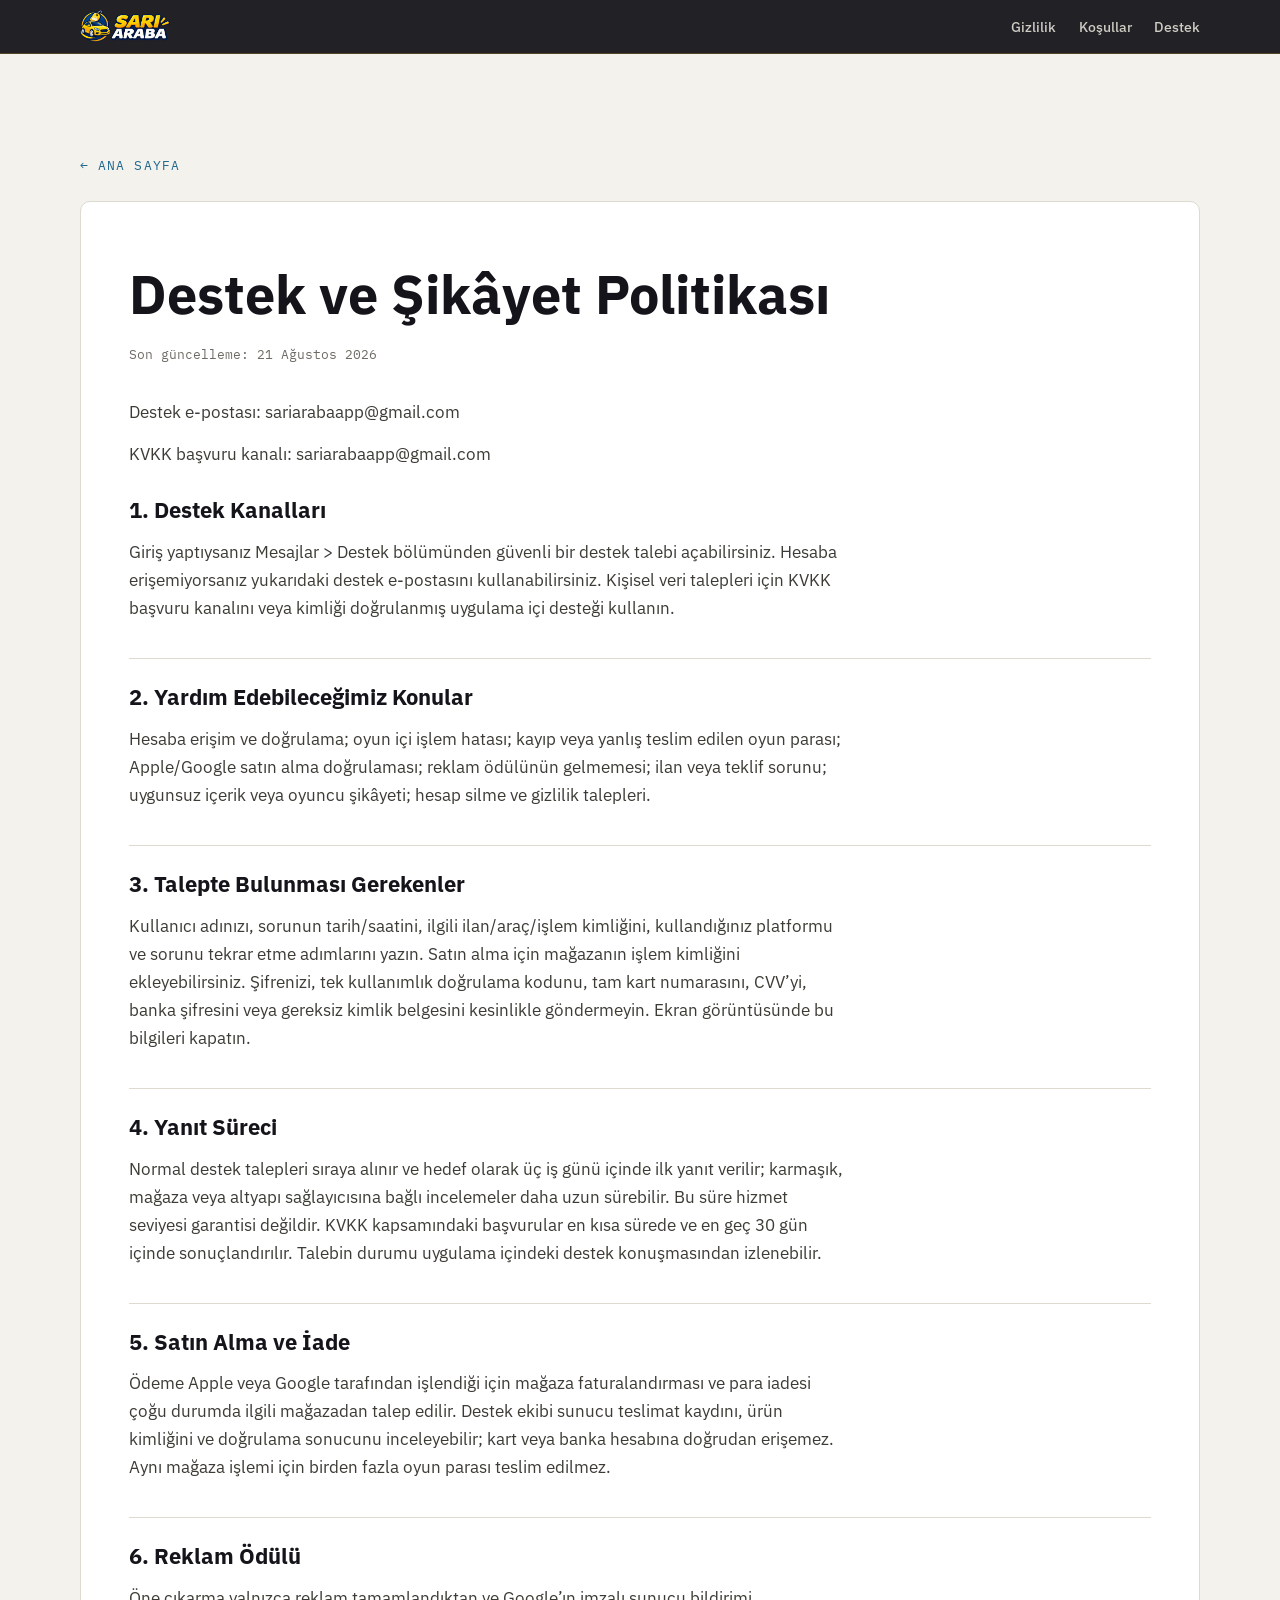
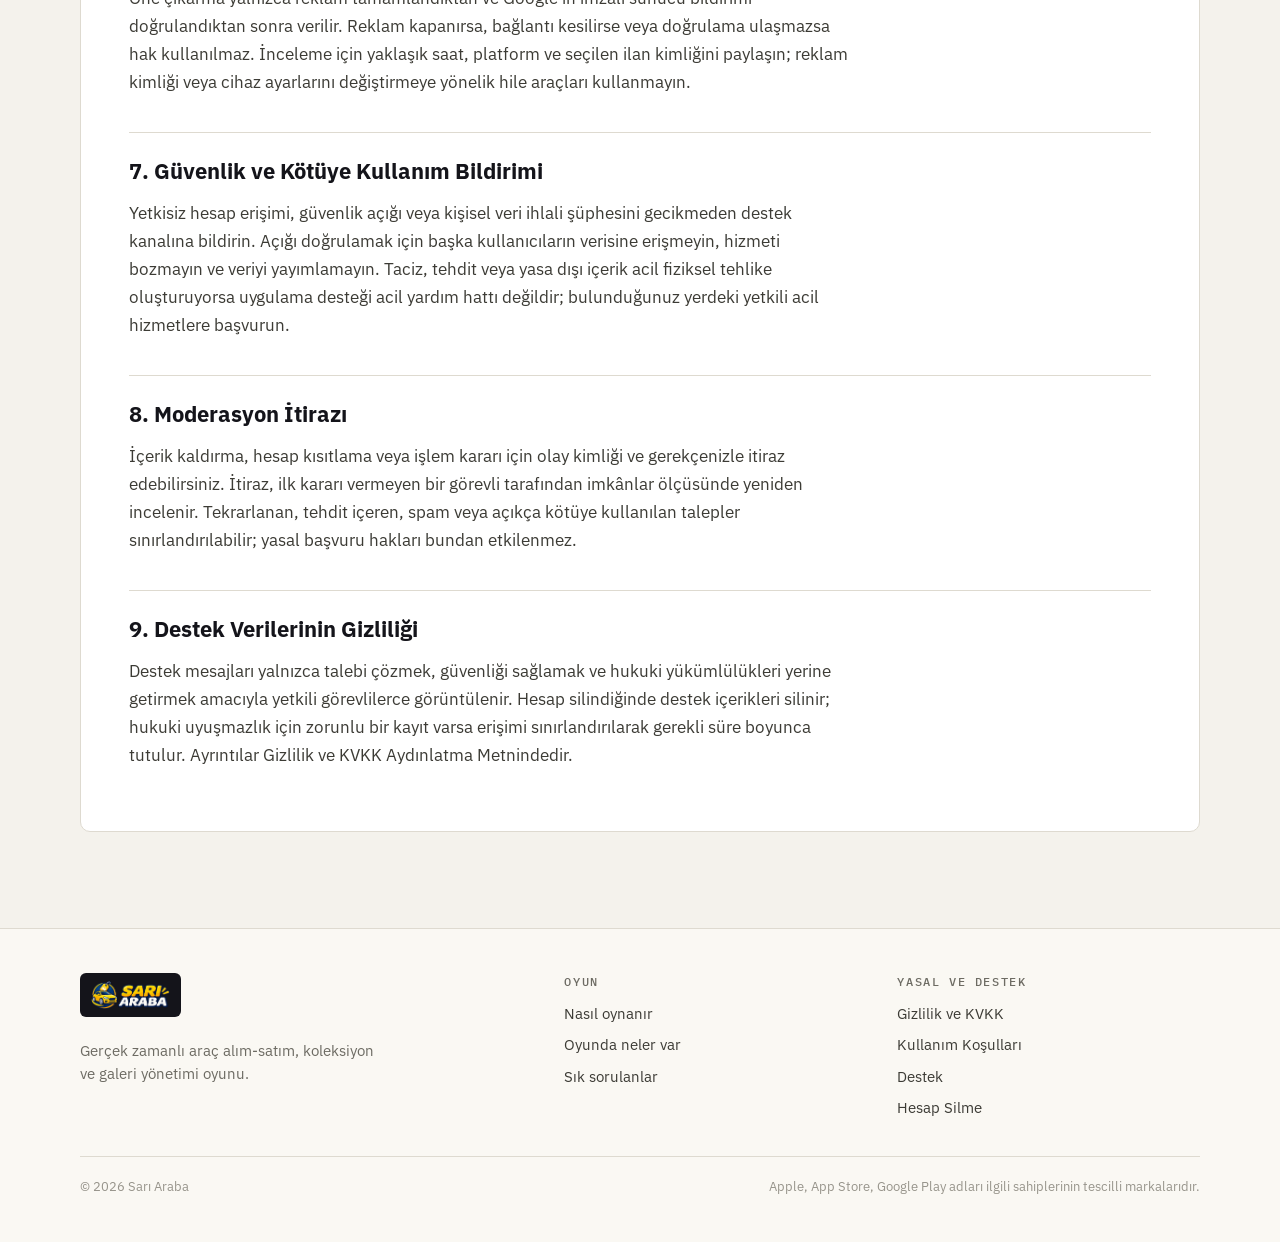
<file: destek.html>
<!doctype html>
<html lang="tr">
<head>
<meta charset="utf-8">
<meta name="viewport" content="width=device-width, initial-scale=1">
<title>Destek ve Şikâyet Politikası — Sarı Araba</title>
<meta name="description" content="Sarı Araba destek ve şikâyet politikası.">
<meta name="theme-color" content="#FFD21C">
<link rel="icon" href="assets/favicon.png">
<link rel="preconnect" href="https://fonts.googleapis.com">
<link rel="preconnect" href="https://fonts.gstatic.com" crossorigin>
<link rel="stylesheet" href="https://fonts.googleapis.com/css2?family=Archivo:wght@600;700;800&family=IBM+Plex+Mono:wght@500;600&family=IBM+Plex+Sans:wght@400;500;600&display=swap">
<link rel="stylesheet" href="assets/site.css">
</head>
<body>

<header class="topbar">
  <div class="shell topbar-inner">
    <a href="index.html" aria-label="Sarı Araba ana sayfa"><img src="assets/logo.png" alt="Sarı Araba"></a>
    <nav>
      <a href="gizlilik.html">Gizlilik</a>
      <a href="kullanim-kosullari.html">Koşullar</a>
      <a href="destek.html">Destek</a>
    </nav>
  </div>
</header>

<main>
  <section>
    <div class="shell">
      <a class="back" href="index.html">← Ana sayfa</a>
      <article class="doc">
        <h1>Destek ve Şikâyet Politikası</h1>
        <p class="updated">Son güncelleme: 21 Ağustos 2026</p>
        
      <p>Destek e-postası: sariarabaapp@gmail.com</p>
      <p>KVKK başvuru kanalı: sariarabaapp@gmail.com</p>
      <h2>1. Destek Kanalları</h2>
      <p>Giriş yaptıysanız Mesajlar &gt; Destek bölümünden güvenli bir destek talebi açabilirsiniz. Hesaba erişemiyorsanız yukarıdaki destek e-postasını kullanabilirsiniz. Kişisel veri talepleri için KVKK başvuru kanalını veya kimliği doğrulanmış uygulama içi desteği kullanın.</p>
      <h2>2. Yardım Edebileceğimiz Konular</h2>
      <p>Hesaba erişim ve doğrulama; oyun içi işlem hatası; kayıp veya yanlış teslim edilen oyun parası; Apple/Google satın alma doğrulaması; reklam ödülünün gelmemesi; ilan veya teklif sorunu; uygunsuz içerik veya oyuncu şikâyeti; hesap silme ve gizlilik talepleri.</p>
      <h2>3. Talepte Bulunması Gerekenler</h2>
      <p>Kullanıcı adınızı, sorunun tarih/saatini, ilgili ilan/araç/işlem kimliğini, kullandığınız platformu ve sorunu tekrar etme adımlarını yazın. Satın alma için mağazanın işlem kimliğini ekleyebilirsiniz. Şifrenizi, tek kullanımlık doğrulama kodunu, tam kart numarasını, CVV’yi, banka şifresini veya gereksiz kimlik belgesini kesinlikle göndermeyin. Ekran görüntüsünde bu bilgileri kapatın.</p>
      <h2>4. Yanıt Süreci</h2>
      <p>Normal destek talepleri sıraya alınır ve hedef olarak üç iş günü içinde ilk yanıt verilir; karmaşık, mağaza veya altyapı sağlayıcısına bağlı incelemeler daha uzun sürebilir. Bu süre hizmet seviyesi garantisi değildir. KVKK kapsamındaki başvurular en kısa sürede ve en geç 30 gün içinde sonuçlandırılır. Talebin durumu uygulama içindeki destek konuşmasından izlenebilir.</p>
      <h2>5. Satın Alma ve İade</h2>
      <p>Ödeme Apple veya Google tarafından işlendiği için mağaza faturalandırması ve para iadesi çoğu durumda ilgili mağazadan talep edilir. Destek ekibi sunucu teslimat kaydını, ürün kimliğini ve doğrulama sonucunu inceleyebilir; kart veya banka hesabına doğrudan erişemez. Aynı mağaza işlemi için birden fazla oyun parası teslim edilmez.</p>
      <h2>6. Reklam Ödülü</h2>
      <p>Öne çıkarma yalnızca reklam tamamlandıktan ve Google’ın imzalı sunucu bildirimi doğrulandıktan sonra verilir. Reklam kapanırsa, bağlantı kesilirse veya doğrulama ulaşmazsa hak kullanılmaz. İnceleme için yaklaşık saat, platform ve seçilen ilan kimliğini paylaşın; reklam kimliği veya cihaz ayarlarını değiştirmeye yönelik hile araçları kullanmayın.</p>
      <h2>7. Güvenlik ve Kötüye Kullanım Bildirimi</h2>
      <p>Yetkisiz hesap erişimi, güvenlik açığı veya kişisel veri ihlali şüphesini gecikmeden destek kanalına bildirin. Açığı doğrulamak için başka kullanıcıların verisine erişmeyin, hizmeti bozmayın ve veriyi yayımlamayın. Taciz, tehdit veya yasa dışı içerik acil fiziksel tehlike oluşturuyorsa uygulama desteği acil yardım hattı değildir; bulunduğunuz yerdeki yetkili acil hizmetlere başvurun.</p>
      <h2>8. Moderasyon İtirazı</h2>
      <p>İçerik kaldırma, hesap kısıtlama veya işlem kararı için olay kimliği ve gerekçenizle itiraz edebilirsiniz. İtiraz, ilk kararı vermeyen bir görevli tarafından imkânlar ölçüsünde yeniden incelenir. Tekrarlanan, tehdit içeren, spam veya açıkça kötüye kullanılan talepler sınırlandırılabilir; yasal başvuru hakları bundan etkilenmez.</p>
      <h2>9. Destek Verilerinin Gizliliği</h2>
      <p>Destek mesajları yalnızca talebi çözmek, güvenliği sağlamak ve hukuki yükümlülükleri yerine getirmek amacıyla yetkili görevlilerce görüntülenir. Hesap silindiğinde destek içerikleri silinir; hukuki uyuşmazlık için zorunlu bir kayıt varsa erişimi sınırlandırılarak gerekli süre boyunca tutulur. Ayrıntılar Gizlilik ve KVKK Aydınlatma Metnindedir.</p>
      </article>
    </div>
  </section>
</main>

<footer>
  <div class="shell">
    <div class="foot-grid">
      <div>
        <span class="foot-brand"><img src="assets/logo.png" alt="Sarı Araba"></span>
        <p style="color: var(--muted); font-size: 0.92rem; max-width: 34ch;">Gerçek zamanlı araç alım-satım, koleksiyon ve galeri yönetimi oyunu.</p>
      </div>
      <div>
        <h4>Oyun</h4>
        <ul>
          <li><a href="index.html#nasil">Nasıl oynanır</a></li>
          <li><a href="index.html#oyun">Oyunda neler var</a></li>
          <li><a href="index.html#sss">Sık sorulanlar</a></li>
        </ul>
      </div>
      <div>
        <h4>Yasal ve Destek</h4>
        <ul>
          <li><a href="gizlilik.html">Gizlilik ve KVKK</a></li>
          <li><a href="kullanim-kosullari.html">Kullanım Koşulları</a></li>
          <li><a href="destek.html">Destek</a></li>
          <li><a href="hesap-silme.html">Hesap Silme</a></li>
        </ul>
      </div>
    </div>
    <div class="foot-note">
      <span>&copy; 2026 Sarı Araba</span>
      <span>Apple, App Store, Google Play adları ilgili sahiplerinin tescilli markalarıdır.</span>
    </div>
  </div>
</footer>

</body>
</html>
</file>
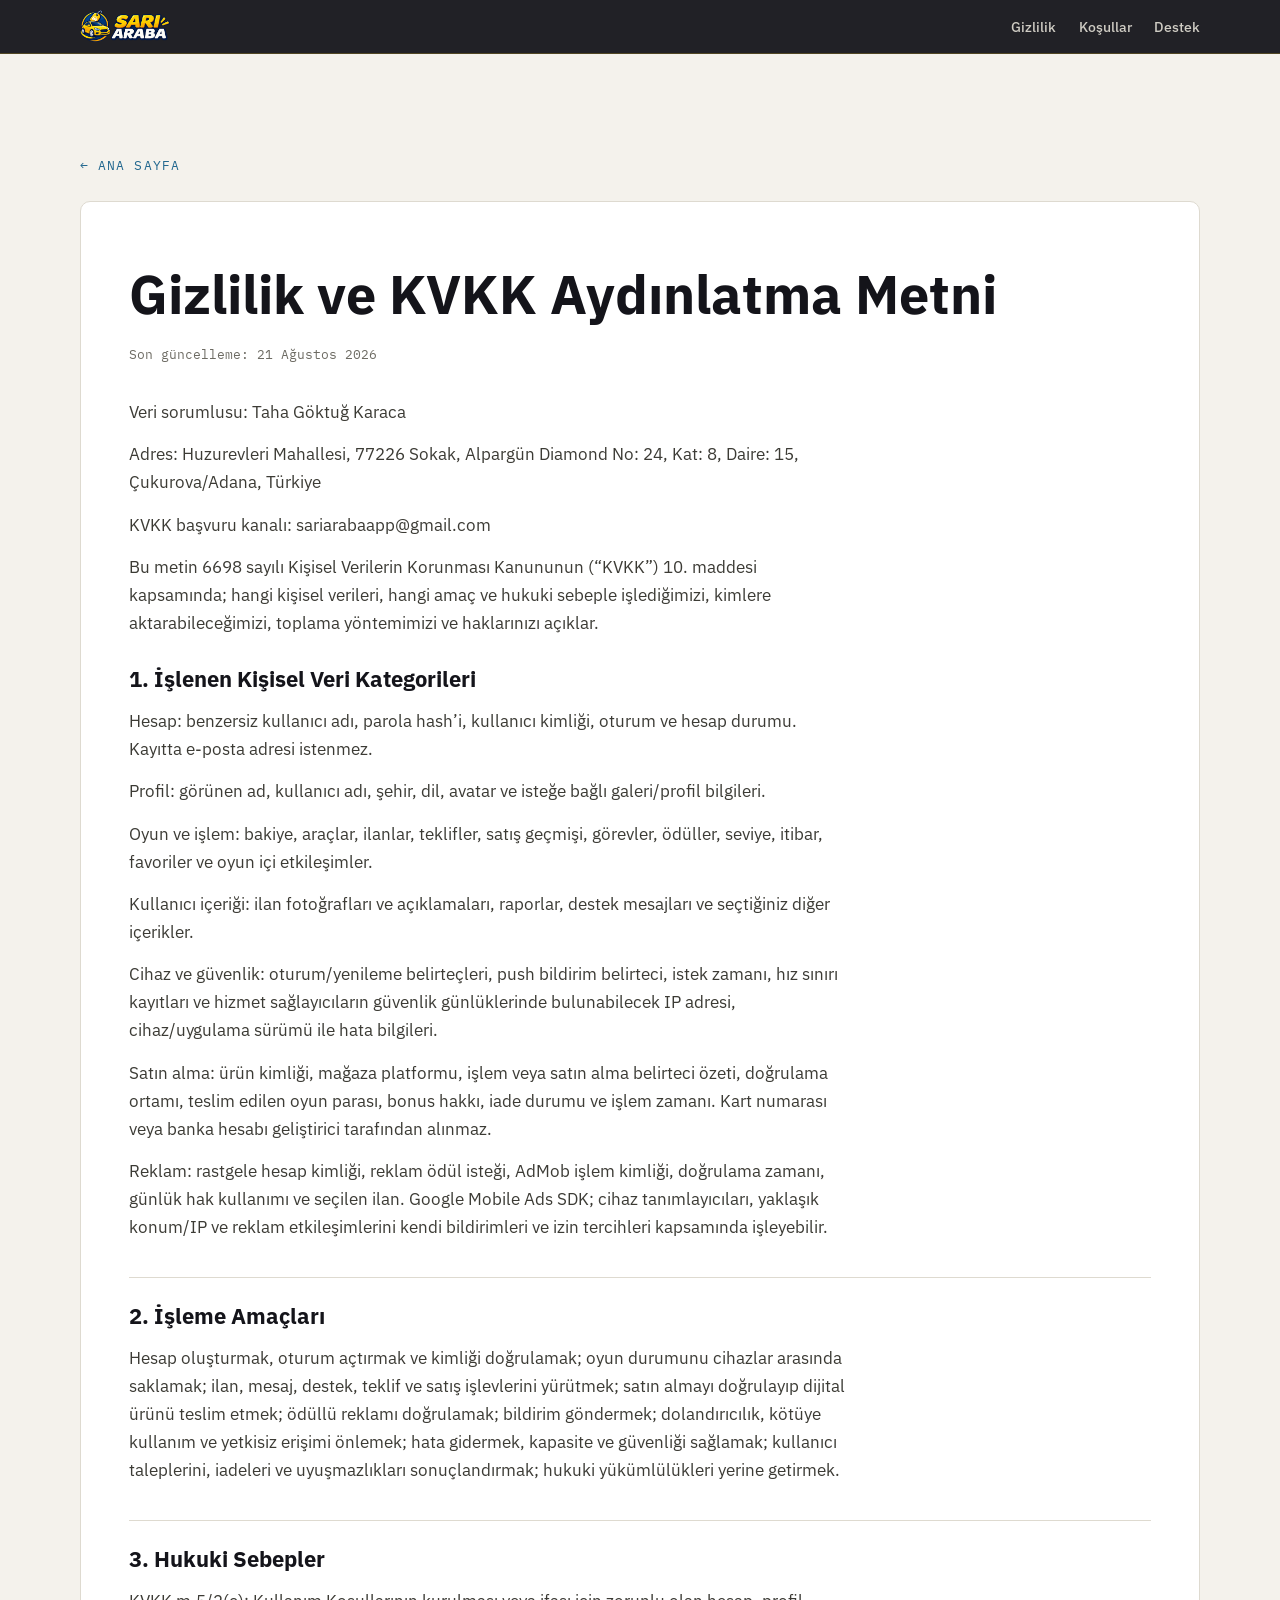
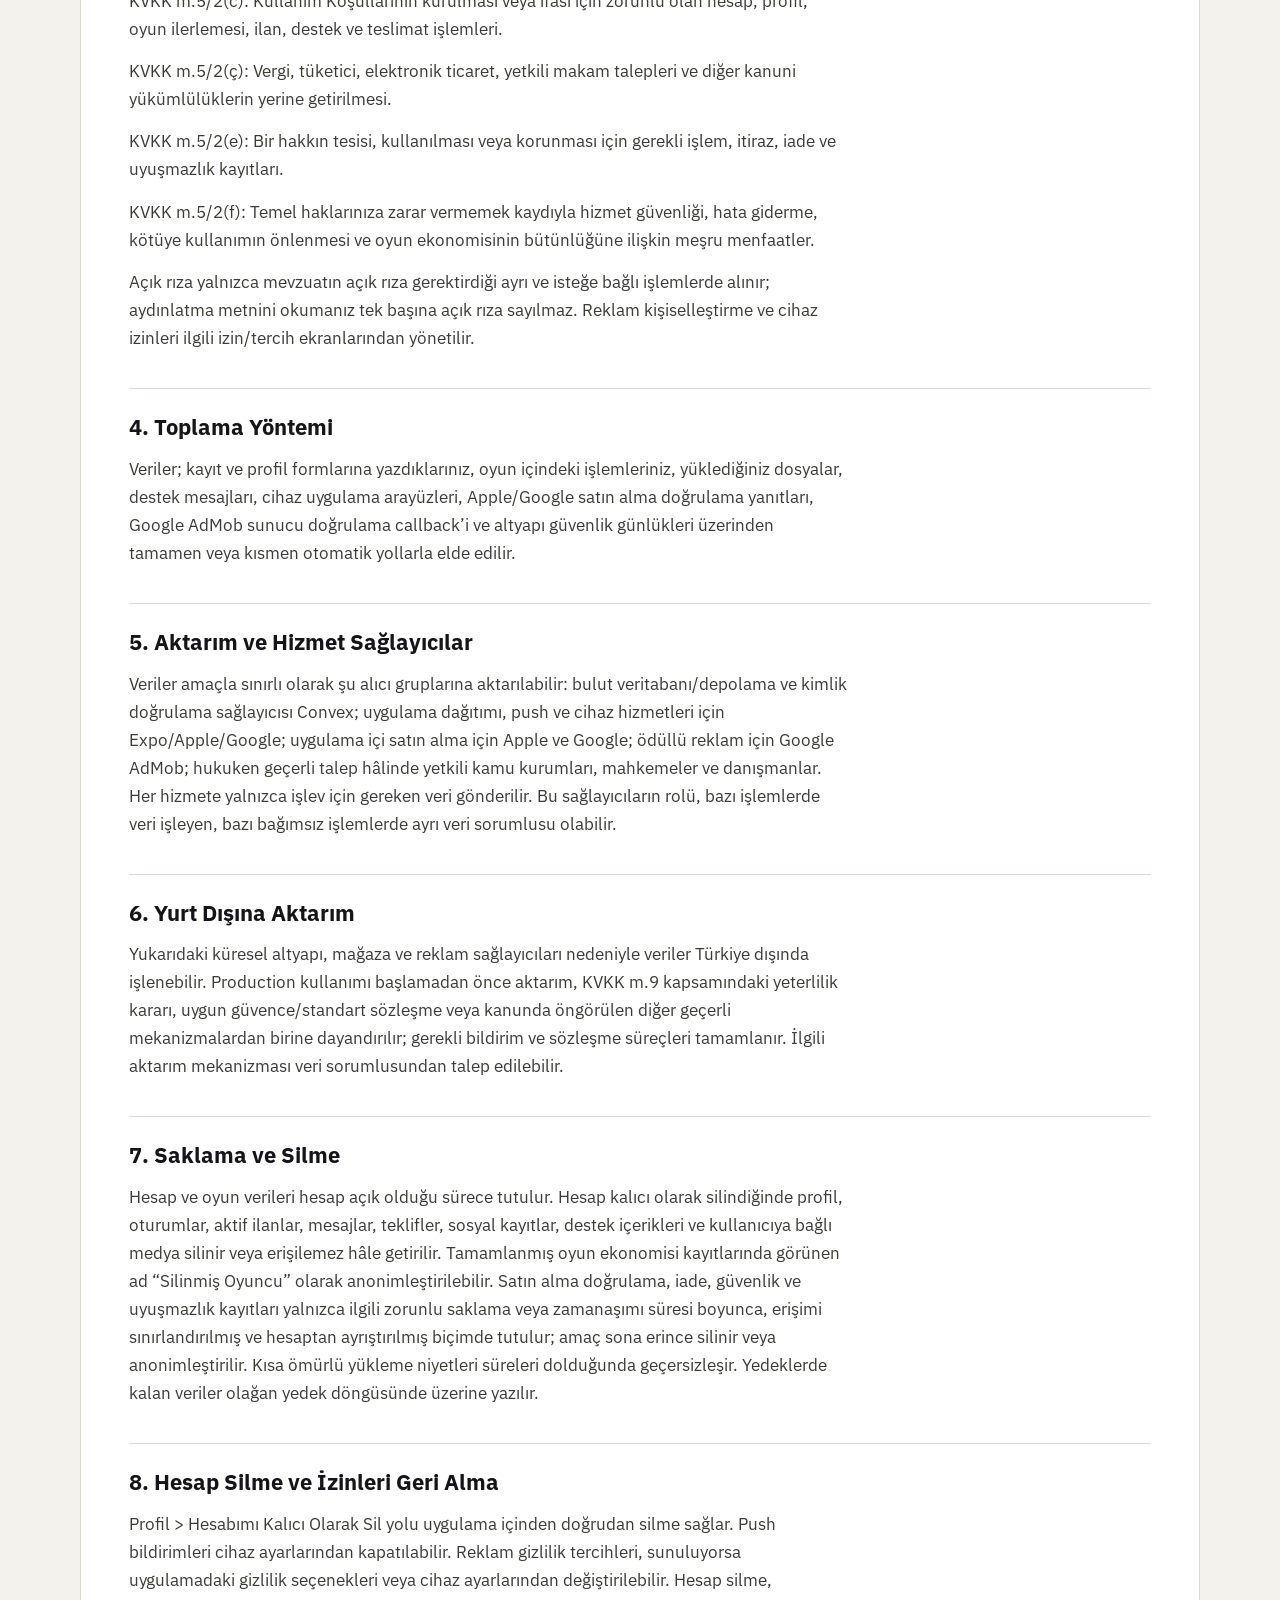
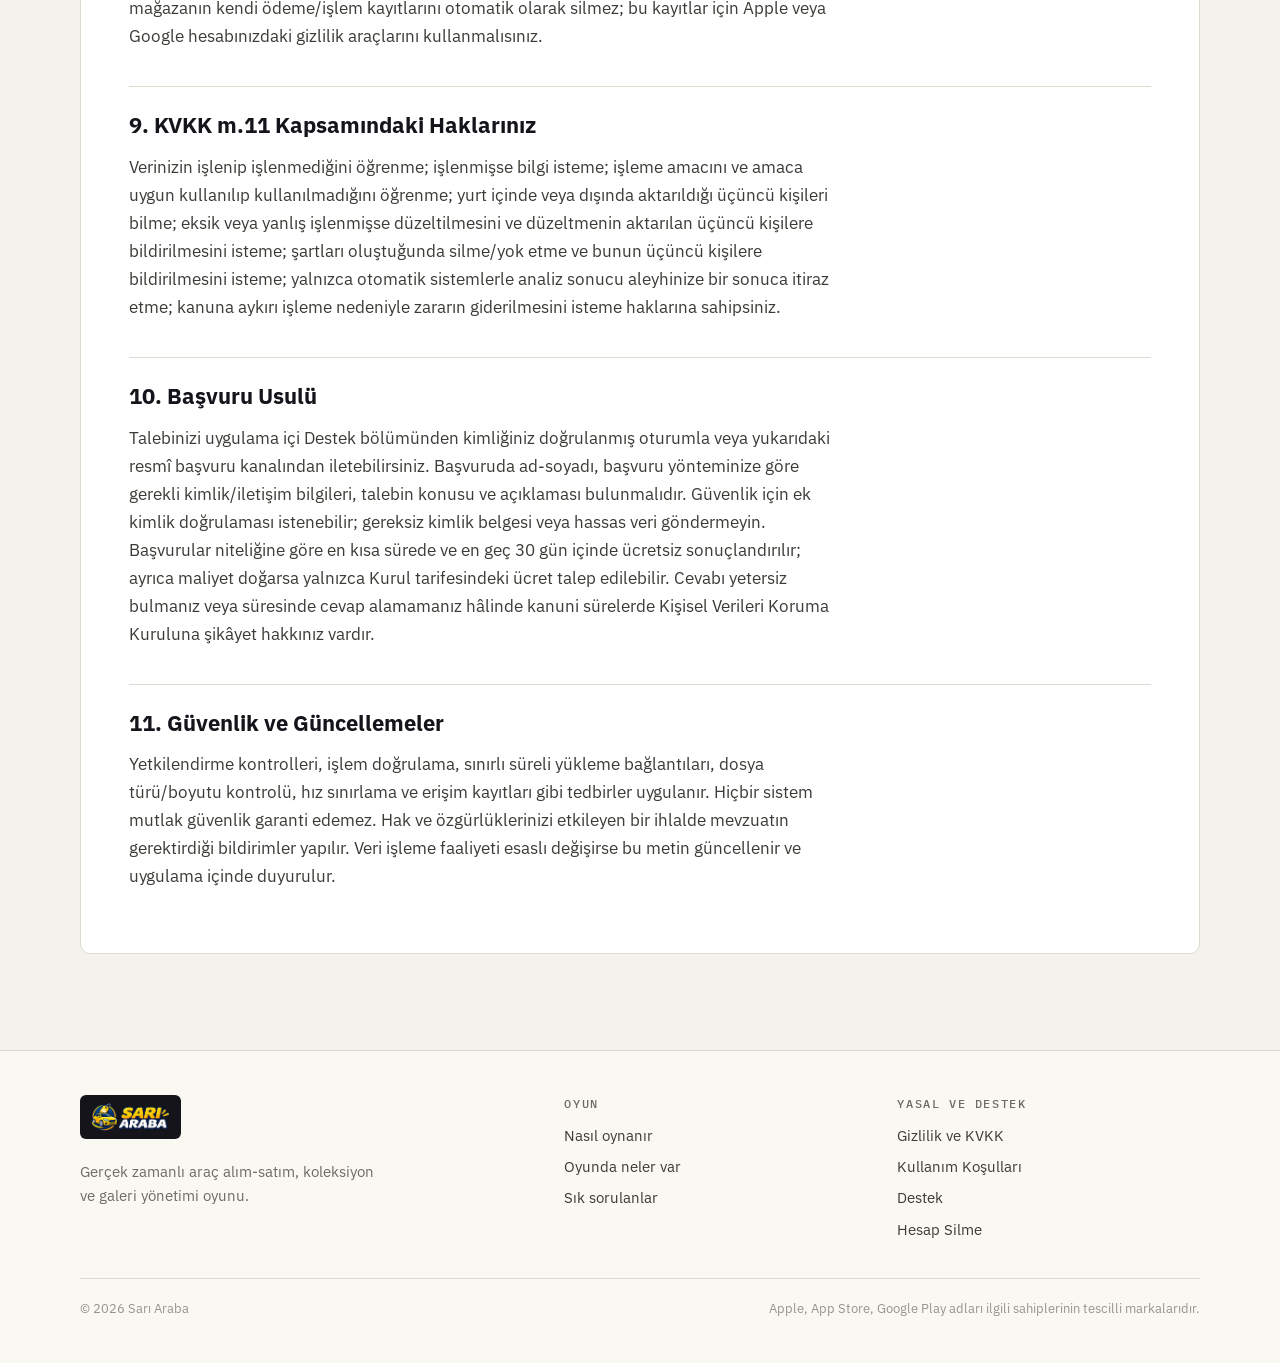
<file: gizlilik.html>
<!doctype html>
<html lang="tr">
<head>
<meta charset="utf-8">
<meta name="viewport" content="width=device-width, initial-scale=1">
<title>Gizlilik ve KVKK Aydınlatma Metni — Sarı Araba</title>
<meta name="description" content="Sarı Araba gizlilik ve KVKK aydınlatma metni.">
<meta name="theme-color" content="#FFD21C">
<link rel="icon" href="assets/favicon.png">
<link rel="preconnect" href="https://fonts.googleapis.com">
<link rel="preconnect" href="https://fonts.gstatic.com" crossorigin>
<link rel="stylesheet" href="https://fonts.googleapis.com/css2?family=Archivo:wght@600;700;800&family=IBM+Plex+Mono:wght@500;600&family=IBM+Plex+Sans:wght@400;500;600&display=swap">
<link rel="stylesheet" href="assets/site.css">
</head>
<body>

<header class="topbar">
  <div class="shell topbar-inner">
    <a href="index.html" aria-label="Sarı Araba ana sayfa"><img src="assets/logo.png" alt="Sarı Araba"></a>
    <nav>
      <a href="gizlilik.html">Gizlilik</a>
      <a href="kullanim-kosullari.html">Koşullar</a>
      <a href="destek.html">Destek</a>
    </nav>
  </div>
</header>

<main>
  <section>
    <div class="shell">
      <a class="back" href="index.html">← Ana sayfa</a>
      <article class="doc">
        <h1>Gizlilik ve KVKK Aydınlatma Metni</h1>
        <p class="updated">Son güncelleme: 21 Ağustos 2026</p>
        
      <p>Veri sorumlusu: Taha Göktuğ Karaca</p>
      <p>Adres: Huzurevleri Mahallesi, 77226 Sokak, Alpargün Diamond No: 24, Kat: 8, Daire: 15, Çukurova/Adana, Türkiye</p>
      <p>KVKK başvuru kanalı: sariarabaapp@gmail.com</p>
      <p>Bu metin 6698 sayılı Kişisel Verilerin Korunması Kanununun (“KVKK”) 10. maddesi kapsamında; hangi kişisel verileri, hangi amaç ve hukuki sebeple işlediğimizi, kimlere aktarabileceğimizi, toplama yöntemimizi ve haklarınızı açıklar.</p>
      <h2>1. İşlenen Kişisel Veri Kategorileri</h2>
      <p>Hesap: benzersiz kullanıcı adı, parola hash’i, kullanıcı kimliği, oturum ve hesap durumu. Kayıtta e-posta adresi istenmez.</p>
      <p>Profil: görünen ad, kullanıcı adı, şehir, dil, avatar ve isteğe bağlı galeri/profil bilgileri.</p>
      <p>Oyun ve işlem: bakiye, araçlar, ilanlar, teklifler, satış geçmişi, görevler, ödüller, seviye, itibar, favoriler ve oyun içi etkileşimler.</p>
      <p>Kullanıcı içeriği: ilan fotoğrafları ve açıklamaları, raporlar, destek mesajları ve seçtiğiniz diğer içerikler.</p>
      <p>Cihaz ve güvenlik: oturum/yenileme belirteçleri, push bildirim belirteci, istek zamanı, hız sınırı kayıtları ve hizmet sağlayıcıların güvenlik günlüklerinde bulunabilecek IP adresi, cihaz/uygulama sürümü ile hata bilgileri.</p>
      <p>Satın alma: ürün kimliği, mağaza platformu, işlem veya satın alma belirteci özeti, doğrulama ortamı, teslim edilen oyun parası, bonus hakkı, iade durumu ve işlem zamanı. Kart numarası veya banka hesabı geliştirici tarafından alınmaz.</p>
      <p>Reklam: rastgele hesap kimliği, reklam ödül isteği, AdMob işlem kimliği, doğrulama zamanı, günlük hak kullanımı ve seçilen ilan. Google Mobile Ads SDK; cihaz tanımlayıcıları, yaklaşık konum/IP ve reklam etkileşimlerini kendi bildirimleri ve izin tercihleri kapsamında işleyebilir.</p>
      <h2>2. İşleme Amaçları</h2>
      <p>Hesap oluşturmak, oturum açtırmak ve kimliği doğrulamak; oyun durumunu cihazlar arasında saklamak; ilan, mesaj, destek, teklif ve satış işlevlerini yürütmek; satın almayı doğrulayıp dijital ürünü teslim etmek; ödüllü reklamı doğrulamak; bildirim göndermek; dolandırıcılık, kötüye kullanım ve yetkisiz erişimi önlemek; hata gidermek, kapasite ve güvenliği sağlamak; kullanıcı taleplerini, iadeleri ve uyuşmazlıkları sonuçlandırmak; hukuki yükümlülükleri yerine getirmek.</p>
      <h2>3. Hukuki Sebepler</h2>
      <p>KVKK m.5/2(c): Kullanım Koşullarının kurulması veya ifası için zorunlu olan hesap, profil, oyun ilerlemesi, ilan, destek ve teslimat işlemleri.</p>
      <p>KVKK m.5/2(ç): Vergi, tüketici, elektronik ticaret, yetkili makam talepleri ve diğer kanuni yükümlülüklerin yerine getirilmesi.</p>
      <p>KVKK m.5/2(e): Bir hakkın tesisi, kullanılması veya korunması için gerekli işlem, itiraz, iade ve uyuşmazlık kayıtları.</p>
      <p>KVKK m.5/2(f): Temel haklarınıza zarar vermemek kaydıyla hizmet güvenliği, hata giderme, kötüye kullanımın önlenmesi ve oyun ekonomisinin bütünlüğüne ilişkin meşru menfaatler.</p>
      <p>Açık rıza yalnızca mevzuatın açık rıza gerektirdiği ayrı ve isteğe bağlı işlemlerde alınır; aydınlatma metnini okumanız tek başına açık rıza sayılmaz. Reklam kişiselleştirme ve cihaz izinleri ilgili izin/tercih ekranlarından yönetilir.</p>
      <h2>4. Toplama Yöntemi</h2>
      <p>Veriler; kayıt ve profil formlarına yazdıklarınız, oyun içindeki işlemleriniz, yüklediğiniz dosyalar, destek mesajları, cihaz uygulama arayüzleri, Apple/Google satın alma doğrulama yanıtları, Google AdMob sunucu doğrulama callback’i ve altyapı güvenlik günlükleri üzerinden tamamen veya kısmen otomatik yollarla elde edilir.</p>
      <h2>5. Aktarım ve Hizmet Sağlayıcılar</h2>
      <p>Veriler amaçla sınırlı olarak şu alıcı gruplarına aktarılabilir: bulut veritabanı/depolama ve kimlik doğrulama sağlayıcısı Convex; uygulama dağıtımı, push ve cihaz hizmetleri için Expo/Apple/Google; uygulama içi satın alma için Apple ve Google; ödüllü reklam için Google AdMob; hukuken geçerli talep hâlinde yetkili kamu kurumları, mahkemeler ve danışmanlar. Her hizmete yalnızca işlev için gereken veri gönderilir. Bu sağlayıcıların rolü, bazı işlemlerde veri işleyen, bazı bağımsız işlemlerde ayrı veri sorumlusu olabilir.</p>
      <h2>6. Yurt Dışına Aktarım</h2>
      <p>Yukarıdaki küresel altyapı, mağaza ve reklam sağlayıcıları nedeniyle veriler Türkiye dışında işlenebilir. Production kullanımı başlamadan önce aktarım, KVKK m.9 kapsamındaki yeterlilik kararı, uygun güvence/standart sözleşme veya kanunda öngörülen diğer geçerli mekanizmalardan birine dayandırılır; gerekli bildirim ve sözleşme süreçleri tamamlanır. İlgili aktarım mekanizması veri sorumlusundan talep edilebilir.</p>
      <h2>7. Saklama ve Silme</h2>
      <p>Hesap ve oyun verileri hesap açık olduğu sürece tutulur. Hesap kalıcı olarak silindiğinde profil, oturumlar, aktif ilanlar, mesajlar, teklifler, sosyal kayıtlar, destek içerikleri ve kullanıcıya bağlı medya silinir veya erişilemez hâle getirilir. Tamamlanmış oyun ekonomisi kayıtlarında görünen ad “Silinmiş Oyuncu” olarak anonimleştirilebilir. Satın alma doğrulama, iade, güvenlik ve uyuşmazlık kayıtları yalnızca ilgili zorunlu saklama veya zamanaşımı süresi boyunca, erişimi sınırlandırılmış ve hesaptan ayrıştırılmış biçimde tutulur; amaç sona erince silinir veya anonimleştirilir. Kısa ömürlü yükleme niyetleri süreleri dolduğunda geçersizleşir. Yedeklerde kalan veriler olağan yedek döngüsünde üzerine yazılır.</p>
      <h2>8. Hesap Silme ve İzinleri Geri Alma</h2>
      <p>Profil &gt; Hesabımı Kalıcı Olarak Sil yolu uygulama içinden doğrudan silme sağlar. Push bildirimleri cihaz ayarlarından kapatılabilir. Reklam gizlilik tercihleri, sunuluyorsa uygulamadaki gizlilik seçenekleri veya cihaz ayarlarından değiştirilebilir. Hesap silme, mağazanın kendi ödeme/işlem kayıtlarını otomatik olarak silmez; bu kayıtlar için Apple veya Google hesabınızdaki gizlilik araçlarını kullanmalısınız.</p>
      <h2>9. KVKK m.11 Kapsamındaki Haklarınız</h2>
      <p>Verinizin işlenip işlenmediğini öğrenme; işlenmişse bilgi isteme; işleme amacını ve amaca uygun kullanılıp kullanılmadığını öğrenme; yurt içinde veya dışında aktarıldığı üçüncü kişileri bilme; eksik veya yanlış işlenmişse düzeltilmesini ve düzeltmenin aktarılan üçüncü kişilere bildirilmesini isteme; şartları oluştuğunda silme/yok etme ve bunun üçüncü kişilere bildirilmesini isteme; yalnızca otomatik sistemlerle analiz sonucu aleyhinize bir sonuca itiraz etme; kanuna aykırı işleme nedeniyle zararın giderilmesini isteme haklarına sahipsiniz.</p>
      <h2>10. Başvuru Usulü</h2>
      <p>Talebinizi uygulama içi Destek bölümünden kimliğiniz doğrulanmış oturumla veya yukarıdaki resmî başvuru kanalından iletebilirsiniz. Başvuruda ad-soyadı, başvuru yönteminize göre gerekli kimlik/iletişim bilgileri, talebin konusu ve açıklaması bulunmalıdır. Güvenlik için ek kimlik doğrulaması istenebilir; gereksiz kimlik belgesi veya hassas veri göndermeyin. Başvurular niteliğine göre en kısa sürede ve en geç 30 gün içinde ücretsiz sonuçlandırılır; ayrıca maliyet doğarsa yalnızca Kurul tarifesindeki ücret talep edilebilir. Cevabı yetersiz bulmanız veya süresinde cevap alamamanız hâlinde kanuni sürelerde Kişisel Verileri Koruma Kuruluna şikâyet hakkınız vardır.</p>
      <h2>11. Güvenlik ve Güncellemeler</h2>
      <p>Yetkilendirme kontrolleri, işlem doğrulama, sınırlı süreli yükleme bağlantıları, dosya türü/boyutu kontrolü, hız sınırlama ve erişim kayıtları gibi tedbirler uygulanır. Hiçbir sistem mutlak güvenlik garanti edemez. Hak ve özgürlüklerinizi etkileyen bir ihlalde mevzuatın gerektirdiği bildirimler yapılır. Veri işleme faaliyeti esaslı değişirse bu metin güncellenir ve uygulama içinde duyurulur.</p>
      </article>
    </div>
  </section>
</main>

<footer>
  <div class="shell">
    <div class="foot-grid">
      <div>
        <span class="foot-brand"><img src="assets/logo.png" alt="Sarı Araba"></span>
        <p style="color: var(--muted); font-size: 0.92rem; max-width: 34ch;">Gerçek zamanlı araç alım-satım, koleksiyon ve galeri yönetimi oyunu.</p>
      </div>
      <div>
        <h4>Oyun</h4>
        <ul>
          <li><a href="index.html#nasil">Nasıl oynanır</a></li>
          <li><a href="index.html#oyun">Oyunda neler var</a></li>
          <li><a href="index.html#sss">Sık sorulanlar</a></li>
        </ul>
      </div>
      <div>
        <h4>Yasal ve Destek</h4>
        <ul>
          <li><a href="gizlilik.html">Gizlilik ve KVKK</a></li>
          <li><a href="kullanim-kosullari.html">Kullanım Koşulları</a></li>
          <li><a href="destek.html">Destek</a></li>
          <li><a href="hesap-silme.html">Hesap Silme</a></li>
        </ul>
      </div>
    </div>
    <div class="foot-note">
      <span>&copy; 2026 Sarı Araba</span>
      <span>Apple, App Store, Google Play adları ilgili sahiplerinin tescilli markalarıdır.</span>
    </div>
  </div>
</footer>

</body>
</html>
</file>
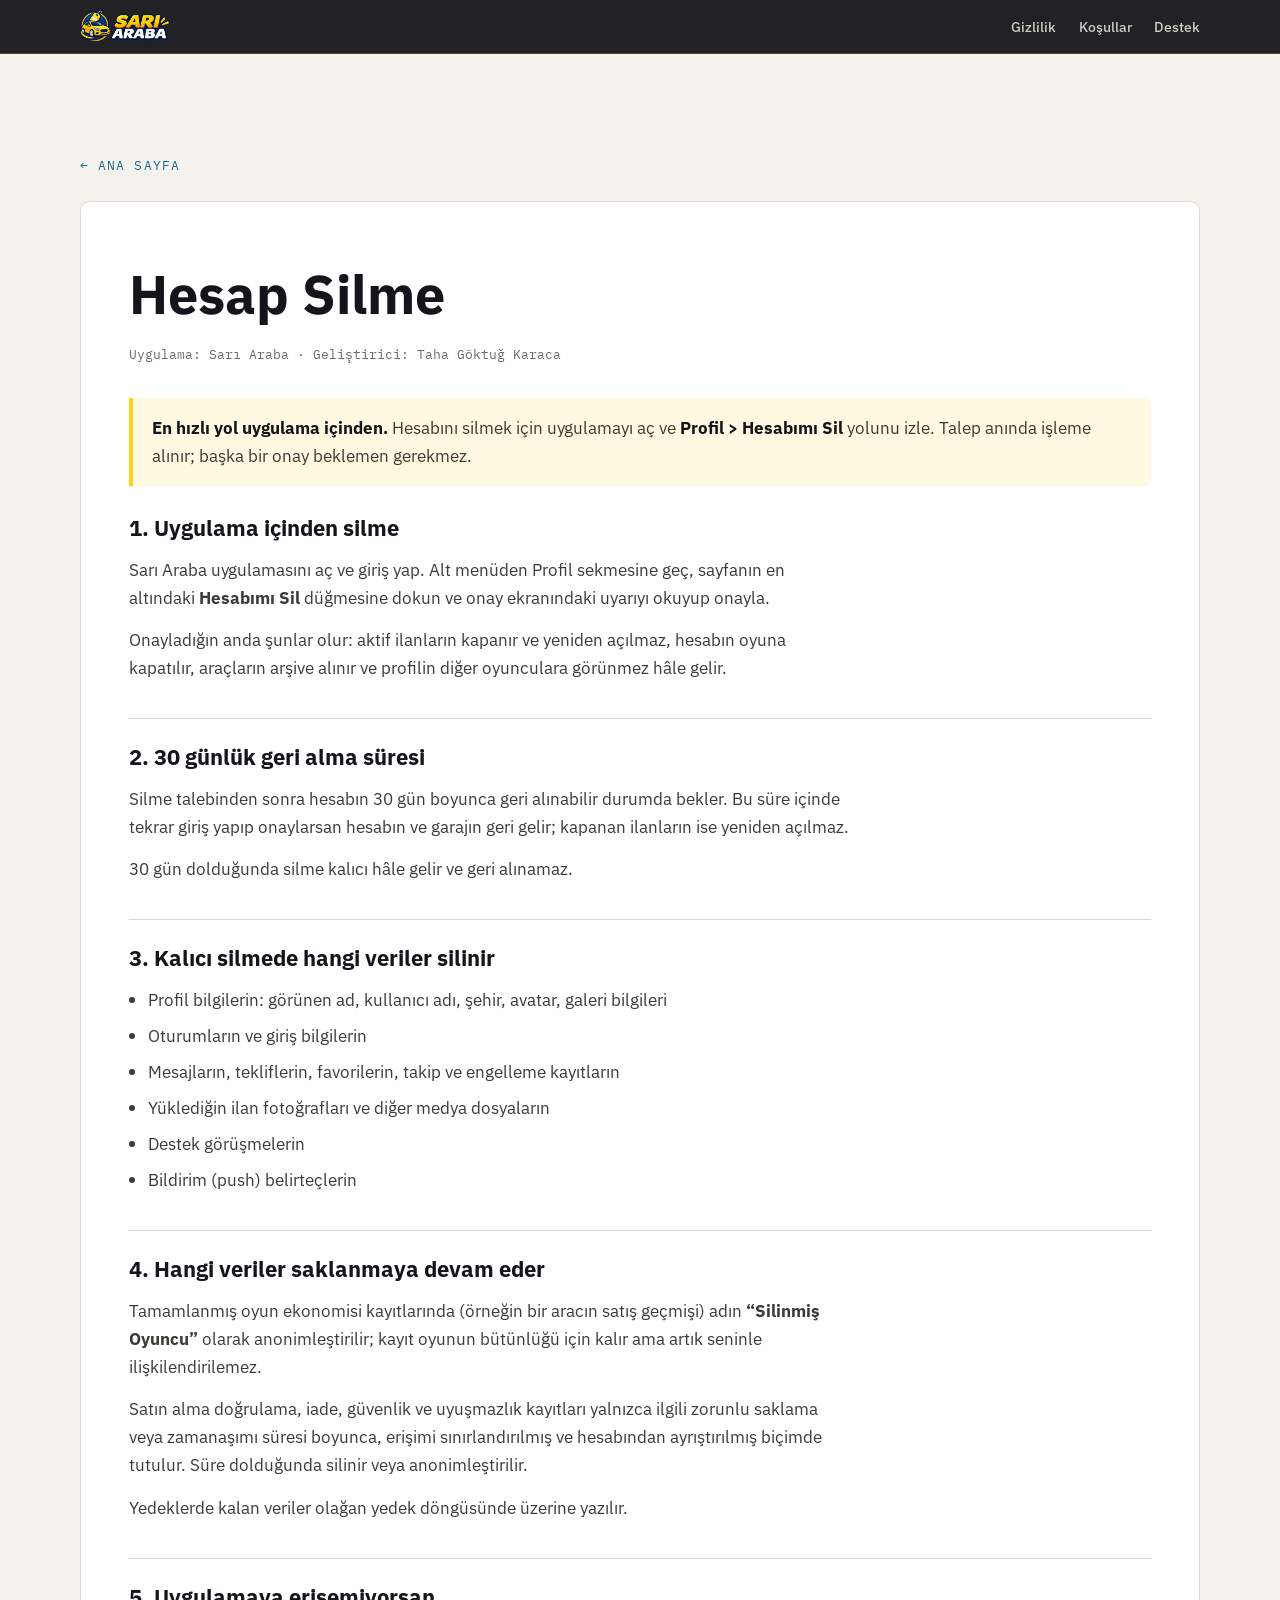
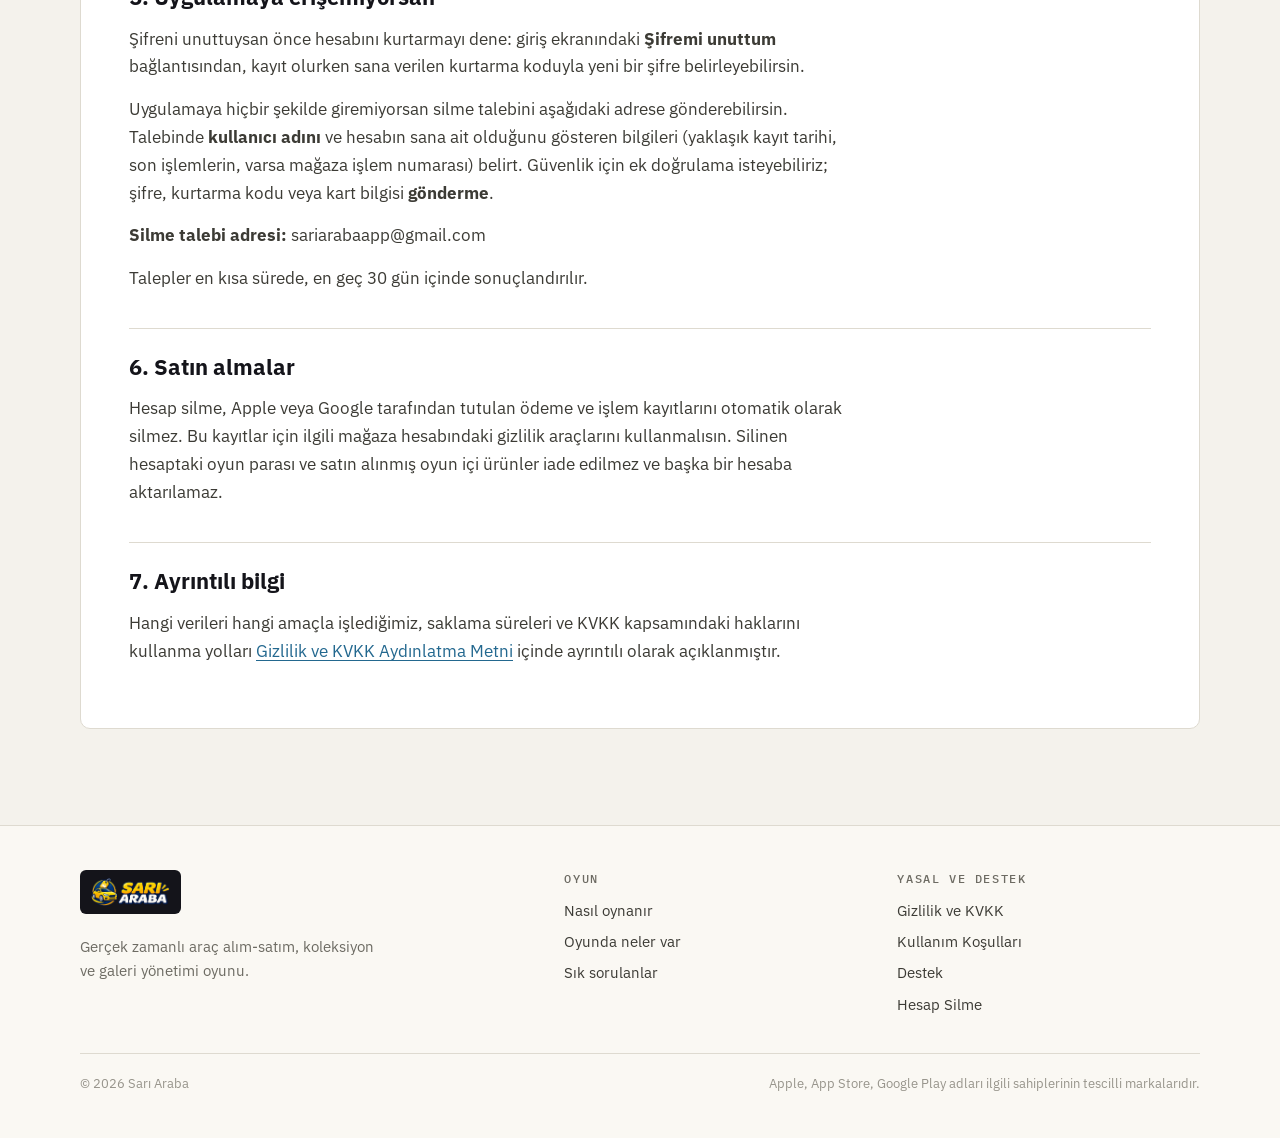
<file: hesap-silme.html>
<!doctype html>
<html lang="tr">
<head>
<meta charset="utf-8">
<meta name="viewport" content="width=device-width, initial-scale=1">
<title>Hesap Silme — Sarı Araba</title>
<meta name="description" content="Sarı Araba hesabınızı nasıl silersiniz, hangi veriler silinir ve hangileri ne kadar süre saklanır.">
<meta name="theme-color" content="#FFD21C">
<link rel="icon" href="assets/favicon.png">
<link rel="preconnect" href="https://fonts.googleapis.com">
<link rel="preconnect" href="https://fonts.gstatic.com" crossorigin>
<link rel="stylesheet" href="https://fonts.googleapis.com/css2?family=Archivo:wght@600;700;800&family=IBM+Plex+Mono:wght@500;600&family=IBM+Plex+Sans:wght@400;500;600&display=swap">
<link rel="stylesheet" href="assets/site.css">
</head>
<body>

<header class="topbar">
  <div class="shell topbar-inner">
    <a href="index.html" aria-label="Sarı Araba ana sayfa"><img src="assets/logo.png" alt="Sarı Araba"></a>
    <nav>
      <a href="gizlilik.html">Gizlilik</a>
      <a href="kullanim-kosullari.html">Koşullar</a>
      <a href="destek.html">Destek</a>
    </nav>
  </div>
</header>

<main>
  <section>
    <div class="shell">
      <a class="back" href="index.html">← Ana sayfa</a>
      <article class="doc">
        <h1>Hesap Silme</h1>
        <p class="updated">Uygulama: Sarı Araba · Geliştirici: Taha Göktuğ Karaca</p>

        <div class="notice">
          <strong>En hızlı yol uygulama içinden.</strong> Hesabını silmek için uygulamayı aç ve
          <strong>Profil &gt; Hesabımı Sil</strong> yolunu izle. Talep anında işleme alınır; başka bir
          onay beklemen gerekmez.
        </div>

        <h2>1. Uygulama içinden silme</h2>
        <p>Sarı Araba uygulamasını aç ve giriş yap. Alt menüden Profil sekmesine geç, sayfanın en altındaki <strong>Hesabımı Sil</strong> düğmesine dokun ve onay ekranındaki uyarıyı okuyup onayla.</p>
        <p>Onayladığın anda şunlar olur: aktif ilanların kapanır ve yeniden açılmaz, hesabın oyuna kapatılır, araçların arşive alınır ve profilin diğer oyunculara görünmez hâle gelir.</p>

        <h2>2. 30 günlük geri alma süresi</h2>
        <p>Silme talebinden sonra hesabın 30 gün boyunca geri alınabilir durumda bekler. Bu süre içinde tekrar giriş yapıp onaylarsan hesabın ve garajın geri gelir; kapanan ilanların ise yeniden açılmaz.</p>
        <p>30 gün dolduğunda silme kalıcı hâle gelir ve geri alınamaz.</p>

        <h2>3. Kalıcı silmede hangi veriler silinir</h2>
        <ul>
          <li>Profil bilgilerin: görünen ad, kullanıcı adı, şehir, avatar, galeri bilgileri</li>
          <li>Oturumların ve giriş bilgilerin</li>
          <li>Mesajların, tekliflerin, favorilerin, takip ve engelleme kayıtların</li>
          <li>Yüklediğin ilan fotoğrafları ve diğer medya dosyaların</li>
          <li>Destek görüşmelerin</li>
          <li>Bildirim (push) belirteçlerin</li>
        </ul>

        <h2>4. Hangi veriler saklanmaya devam eder</h2>
        <p>Tamamlanmış oyun ekonomisi kayıtlarında (örneğin bir aracın satış geçmişi) adın <strong>“Silinmiş Oyuncu”</strong> olarak anonimleştirilir; kayıt oyunun bütünlüğü için kalır ama artık seninle ilişkilendirilemez.</p>
        <p>Satın alma doğrulama, iade, güvenlik ve uyuşmazlık kayıtları yalnızca ilgili zorunlu saklama veya zamanaşımı süresi boyunca, erişimi sınırlandırılmış ve hesabından ayrıştırılmış biçimde tutulur. Süre dolduğunda silinir veya anonimleştirilir.</p>
        <p>Yedeklerde kalan veriler olağan yedek döngüsünde üzerine yazılır.</p>

        <h2>5. Uygulamaya erişemiyorsan</h2>
        <p>Şifreni unuttuysan önce hesabını kurtarmayı dene: giriş ekranındaki <strong>Şifremi unuttum</strong> bağlantısından, kayıt olurken sana verilen kurtarma koduyla yeni bir şifre belirleyebilirsin.</p>
        <p>Uygulamaya hiçbir şekilde giremiyorsan silme talebini aşağıdaki adrese gönderebilirsin. Talebinde <strong>kullanıcı adını</strong> ve hesabın sana ait olduğunu gösteren bilgileri (yaklaşık kayıt tarihi, son işlemlerin, varsa mağaza işlem numarası) belirt. Güvenlik için ek doğrulama isteyebiliriz; şifre, kurtarma kodu veya kart bilgisi <strong>gönderme</strong>.</p>
        <p><strong>Silme talebi adresi:</strong> sariarabaapp@gmail.com</p>
        <p>Talepler en kısa sürede, en geç 30 gün içinde sonuçlandırılır.</p>

        <h2>6. Satın almalar</h2>
        <p>Hesap silme, Apple veya Google tarafından tutulan ödeme ve işlem kayıtlarını otomatik olarak silmez. Bu kayıtlar için ilgili mağaza hesabındaki gizlilik araçlarını kullanmalısın. Silinen hesaptaki oyun parası ve satın alınmış oyun içi ürünler iade edilmez ve başka bir hesaba aktarılamaz.</p>

        <h2>7. Ayrıntılı bilgi</h2>
        <p>Hangi verileri hangi amaçla işlediğimiz, saklama süreleri ve KVKK kapsamındaki haklarını kullanma yolları <a href="gizlilik.html">Gizlilik ve KVKK Aydınlatma Metni</a> içinde ayrıntılı olarak açıklanmıştır.</p>
      </article>
    </div>
  </section>
</main>

<footer>
  <div class="shell">
    <div class="foot-grid">
      <div>
        <span class="foot-brand"><img src="assets/logo.png" alt="Sarı Araba"></span>
        <p style="color: var(--muted); font-size: 0.92rem; max-width: 34ch;">Gerçek zamanlı araç alım-satım, koleksiyon ve galeri yönetimi oyunu.</p>
      </div>
      <div>
        <h4>Oyun</h4>
        <ul>
          <li><a href="index.html#nasil">Nasıl oynanır</a></li>
          <li><a href="index.html#oyun">Oyunda neler var</a></li>
          <li><a href="index.html#sss">Sık sorulanlar</a></li>
        </ul>
      </div>
      <div>
        <h4>Yasal ve Destek</h4>
        <ul>
          <li><a href="gizlilik.html">Gizlilik ve KVKK</a></li>
          <li><a href="kullanim-kosullari.html">Kullanım Koşulları</a></li>
          <li><a href="destek.html">Destek</a></li>
          <li><a href="hesap-silme.html">Hesap Silme</a></li>
        </ul>
      </div>
    </div>
    <div class="foot-note">
      <span>&copy; 2026 Sarı Araba</span>
      <span>Apple, App Store, Google Play adları ilgili sahiplerinin tescilli markalarıdır.</span>
    </div>
  </div>
</footer>

</body>
</html>
</file>
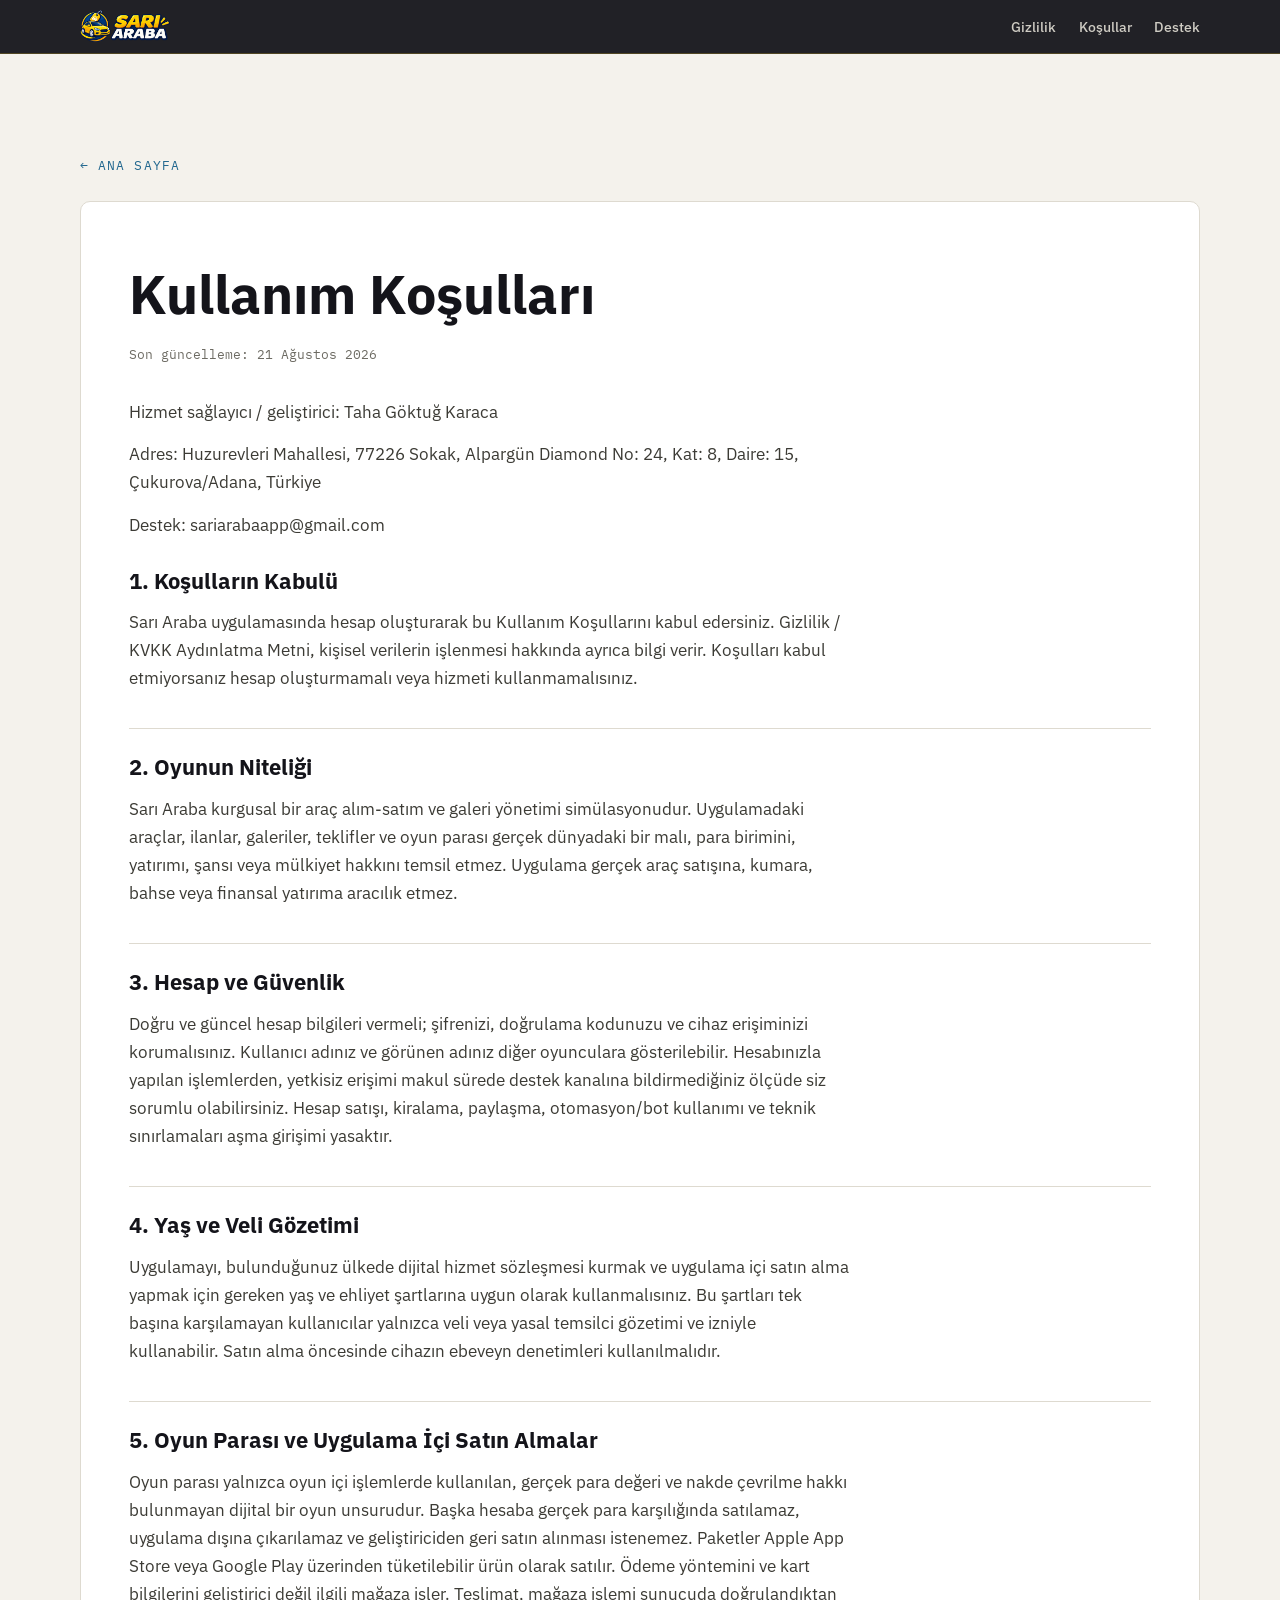
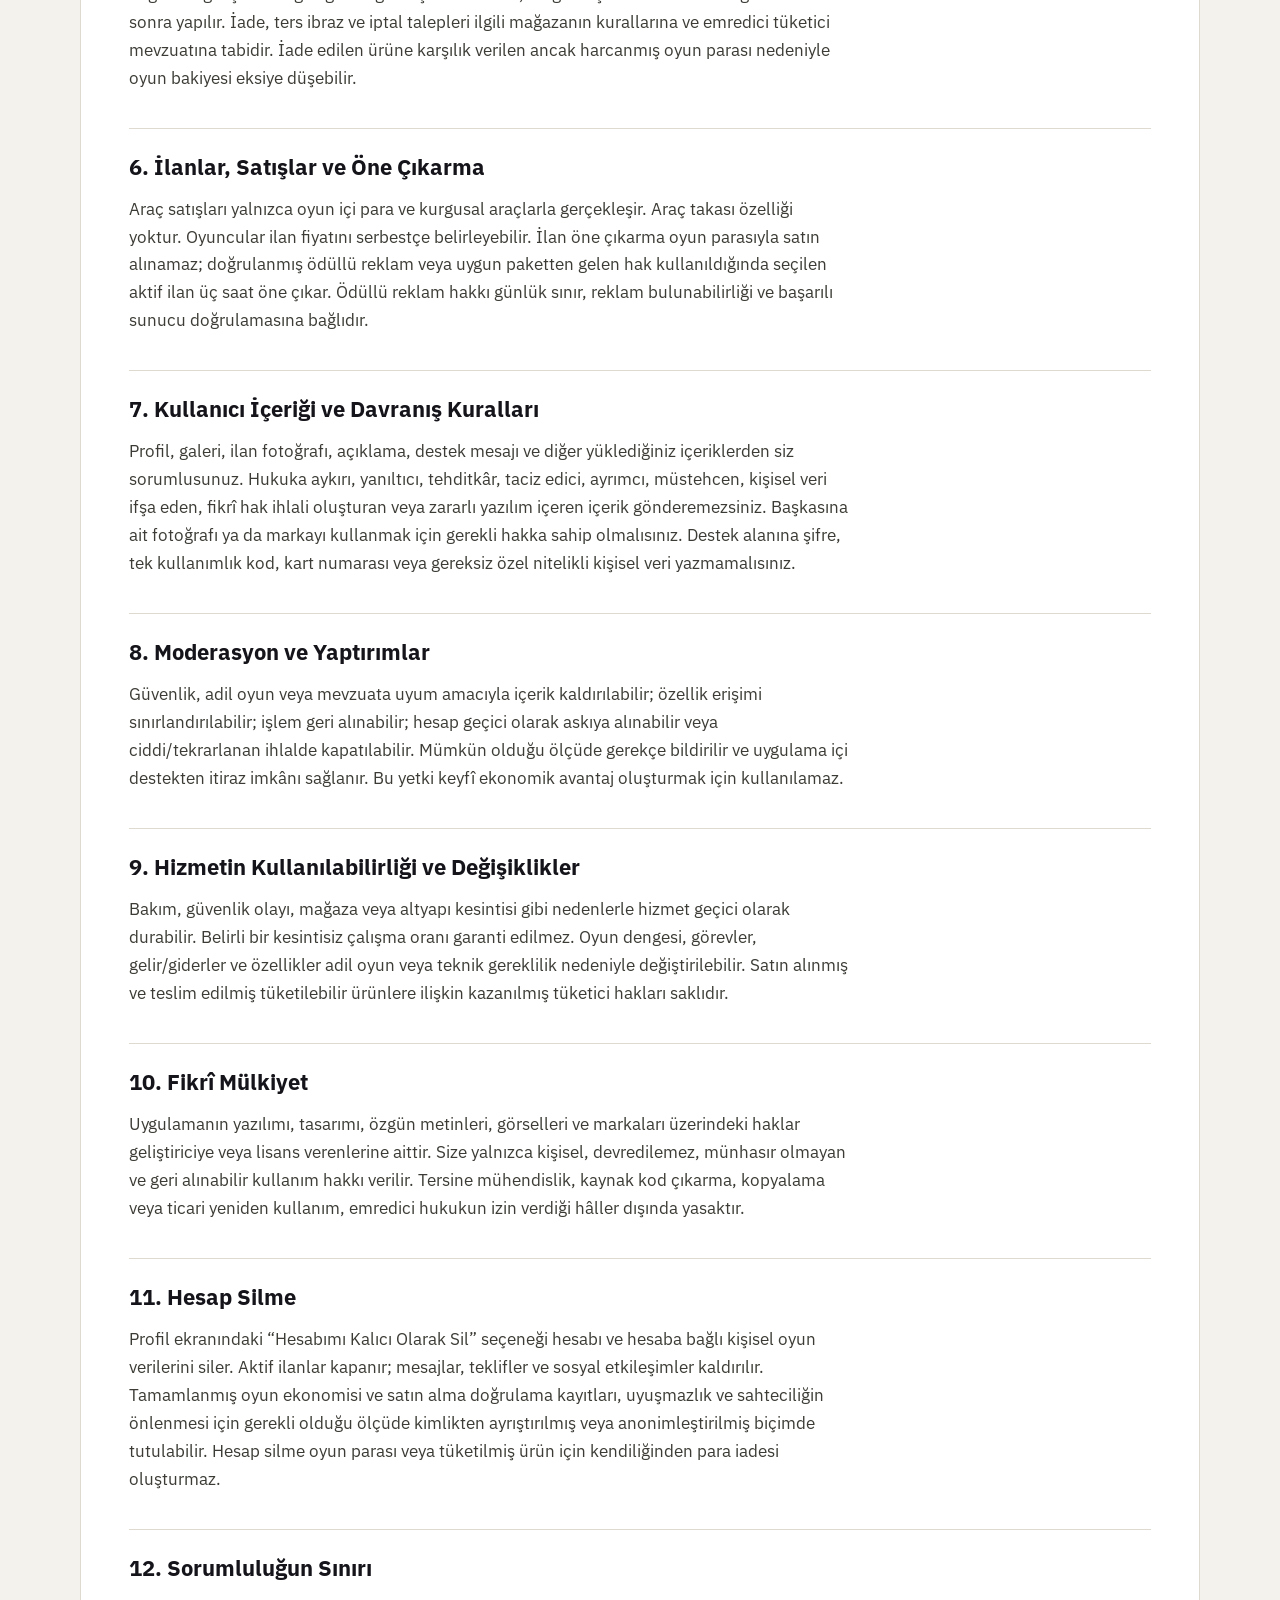
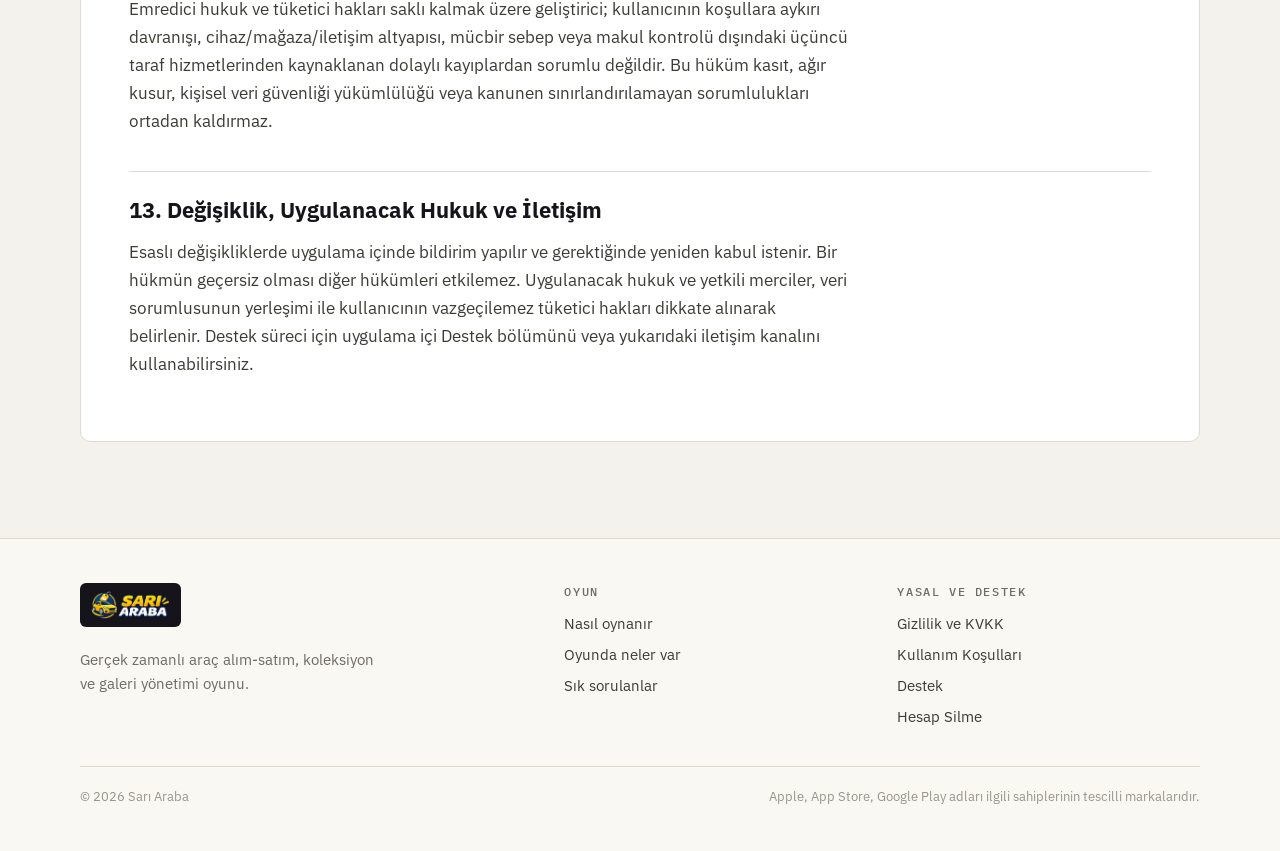
<file: kullanim-kosullari.html>
<!doctype html>
<html lang="tr">
<head>
<meta charset="utf-8">
<meta name="viewport" content="width=device-width, initial-scale=1">
<title>Kullanım Koşulları — Sarı Araba</title>
<meta name="description" content="Sarı Araba kullanım koşulları.">
<meta name="theme-color" content="#FFD21C">
<link rel="icon" href="assets/favicon.png">
<link rel="preconnect" href="https://fonts.googleapis.com">
<link rel="preconnect" href="https://fonts.gstatic.com" crossorigin>
<link rel="stylesheet" href="https://fonts.googleapis.com/css2?family=Archivo:wght@600;700;800&family=IBM+Plex+Mono:wght@500;600&family=IBM+Plex+Sans:wght@400;500;600&display=swap">
<link rel="stylesheet" href="assets/site.css">
</head>
<body>

<header class="topbar">
  <div class="shell topbar-inner">
    <a href="index.html" aria-label="Sarı Araba ana sayfa"><img src="assets/logo.png" alt="Sarı Araba"></a>
    <nav>
      <a href="gizlilik.html">Gizlilik</a>
      <a href="kullanim-kosullari.html">Koşullar</a>
      <a href="destek.html">Destek</a>
    </nav>
  </div>
</header>

<main>
  <section>
    <div class="shell">
      <a class="back" href="index.html">← Ana sayfa</a>
      <article class="doc">
        <h1>Kullanım Koşulları</h1>
        <p class="updated">Son güncelleme: 21 Ağustos 2026</p>
        
      <p>Hizmet sağlayıcı / geliştirici: Taha Göktuğ Karaca</p>
      <p>Adres: Huzurevleri Mahallesi, 77226 Sokak, Alpargün Diamond No: 24, Kat: 8, Daire: 15, Çukurova/Adana, Türkiye</p>
      <p>Destek: sariarabaapp@gmail.com</p>
      <h2>1. Koşulların Kabulü</h2>
      <p>Sarı Araba uygulamasında hesap oluşturarak bu Kullanım Koşullarını kabul edersiniz. Gizlilik / KVKK Aydınlatma Metni, kişisel verilerin işlenmesi hakkında ayrıca bilgi verir. Koşulları kabul etmiyorsanız hesap oluşturmamalı veya hizmeti kullanmamalısınız.</p>
      <h2>2. Oyunun Niteliği</h2>
      <p>Sarı Araba kurgusal bir araç alım-satım ve galeri yönetimi simülasyonudur. Uygulamadaki araçlar, ilanlar, galeriler, teklifler ve oyun parası gerçek dünyadaki bir malı, para birimini, yatırımı, şansı veya mülkiyet hakkını temsil etmez. Uygulama gerçek araç satışına, kumara, bahse veya finansal yatırıma aracılık etmez.</p>
      <h2>3. Hesap ve Güvenlik</h2>
      <p>Doğru ve güncel hesap bilgileri vermeli; şifrenizi, doğrulama kodunuzu ve cihaz erişiminizi korumalısınız. Kullanıcı adınız ve görünen adınız diğer oyunculara gösterilebilir. Hesabınızla yapılan işlemlerden, yetkisiz erişimi makul sürede destek kanalına bildirmediğiniz ölçüde siz sorumlu olabilirsiniz. Hesap satışı, kiralama, paylaşma, otomasyon/bot kullanımı ve teknik sınırlamaları aşma girişimi yasaktır.</p>
      <h2>4. Yaş ve Veli Gözetimi</h2>
      <p>Uygulamayı, bulunduğunuz ülkede dijital hizmet sözleşmesi kurmak ve uygulama içi satın alma yapmak için gereken yaş ve ehliyet şartlarına uygun olarak kullanmalısınız. Bu şartları tek başına karşılamayan kullanıcılar yalnızca veli veya yasal temsilci gözetimi ve izniyle kullanabilir. Satın alma öncesinde cihazın ebeveyn denetimleri kullanılmalıdır.</p>
      <h2>5. Oyun Parası ve Uygulama İçi Satın Almalar</h2>
      <p>Oyun parası yalnızca oyun içi işlemlerde kullanılan, gerçek para değeri ve nakde çevrilme hakkı bulunmayan dijital bir oyun unsurudur. Başka hesaba gerçek para karşılığında satılamaz, uygulama dışına çıkarılamaz ve geliştiriciden geri satın alınması istenemez. Paketler Apple App Store veya Google Play üzerinden tüketilebilir ürün olarak satılır. Ödeme yöntemini ve kart bilgilerini geliştirici değil ilgili mağaza işler. Teslimat, mağaza işlemi sunucuda doğrulandıktan sonra yapılır. İade, ters ibraz ve iptal talepleri ilgili mağazanın kurallarına ve emredici tüketici mevzuatına tabidir. İade edilen ürüne karşılık verilen ancak harcanmış oyun parası nedeniyle oyun bakiyesi eksiye düşebilir.</p>
      <h2>6. İlanlar, Satışlar ve Öne Çıkarma</h2>
      <p>Araç satışları yalnızca oyun içi para ve kurgusal araçlarla gerçekleşir. Araç takası özelliği yoktur. Oyuncular ilan fiyatını serbestçe belirleyebilir. İlan öne çıkarma oyun parasıyla satın alınamaz; doğrulanmış ödüllü reklam veya uygun paketten gelen hak kullanıldığında seçilen aktif ilan üç saat öne çıkar. Ödüllü reklam hakkı günlük sınır, reklam bulunabilirliği ve başarılı sunucu doğrulamasına bağlıdır.</p>
      <h2>7. Kullanıcı İçeriği ve Davranış Kuralları</h2>
      <p>Profil, galeri, ilan fotoğrafı, açıklama, destek mesajı ve diğer yüklediğiniz içeriklerden siz sorumlusunuz. Hukuka aykırı, yanıltıcı, tehditkâr, taciz edici, ayrımcı, müstehcen, kişisel veri ifşa eden, fikrî hak ihlali oluşturan veya zararlı yazılım içeren içerik gönderemezsiniz. Başkasına ait fotoğrafı ya da markayı kullanmak için gerekli hakka sahip olmalısınız. Destek alanına şifre, tek kullanımlık kod, kart numarası veya gereksiz özel nitelikli kişisel veri yazmamalısınız.</p>
      <h2>8. Moderasyon ve Yaptırımlar</h2>
      <p>Güvenlik, adil oyun veya mevzuata uyum amacıyla içerik kaldırılabilir; özellik erişimi sınırlandırılabilir; işlem geri alınabilir; hesap geçici olarak askıya alınabilir veya ciddi/tekrarlanan ihlalde kapatılabilir. Mümkün olduğu ölçüde gerekçe bildirilir ve uygulama içi destekten itiraz imkânı sağlanır. Bu yetki keyfî ekonomik avantaj oluşturmak için kullanılamaz.</p>
      <h2>9. Hizmetin Kullanılabilirliği ve Değişiklikler</h2>
      <p>Bakım, güvenlik olayı, mağaza veya altyapı kesintisi gibi nedenlerle hizmet geçici olarak durabilir. Belirli bir kesintisiz çalışma oranı garanti edilmez. Oyun dengesi, görevler, gelir/giderler ve özellikler adil oyun veya teknik gereklilik nedeniyle değiştirilebilir. Satın alınmış ve teslim edilmiş tüketilebilir ürünlere ilişkin kazanılmış tüketici hakları saklıdır.</p>
      <h2>10. Fikrî Mülkiyet</h2>
      <p>Uygulamanın yazılımı, tasarımı, özgün metinleri, görselleri ve markaları üzerindeki haklar geliştiriciye veya lisans verenlerine aittir. Size yalnızca kişisel, devredilemez, münhasır olmayan ve geri alınabilir kullanım hakkı verilir. Tersine mühendislik, kaynak kod çıkarma, kopyalama veya ticari yeniden kullanım, emredici hukukun izin verdiği hâller dışında yasaktır.</p>
      <h2>11. Hesap Silme</h2>
      <p>Profil ekranındaki “Hesabımı Kalıcı Olarak Sil” seçeneği hesabı ve hesaba bağlı kişisel oyun verilerini siler. Aktif ilanlar kapanır; mesajlar, teklifler ve sosyal etkileşimler kaldırılır. Tamamlanmış oyun ekonomisi ve satın alma doğrulama kayıtları, uyuşmazlık ve sahteciliğin önlenmesi için gerekli olduğu ölçüde kimlikten ayrıştırılmış veya anonimleştirilmiş biçimde tutulabilir. Hesap silme oyun parası veya tüketilmiş ürün için kendiliğinden para iadesi oluşturmaz.</p>
      <h2>12. Sorumluluğun Sınırı</h2>
      <p>Emredici hukuk ve tüketici hakları saklı kalmak üzere geliştirici; kullanıcının koşullara aykırı davranışı, cihaz/mağaza/iletişim altyapısı, mücbir sebep veya makul kontrolü dışındaki üçüncü taraf hizmetlerinden kaynaklanan dolaylı kayıplardan sorumlu değildir. Bu hüküm kasıt, ağır kusur, kişisel veri güvenliği yükümlülüğü veya kanunen sınırlandırılamayan sorumlulukları ortadan kaldırmaz.</p>
      <h2>13. Değişiklik, Uygulanacak Hukuk ve İletişim</h2>
      <p>Esaslı değişikliklerde uygulama içinde bildirim yapılır ve gerektiğinde yeniden kabul istenir. Bir hükmün geçersiz olması diğer hükümleri etkilemez. Uygulanacak hukuk ve yetkili merciler, veri sorumlusunun yerleşimi ile kullanıcının vazgeçilemez tüketici hakları dikkate alınarak belirlenir. Destek süreci için uygulama içi Destek bölümünü veya yukarıdaki iletişim kanalını kullanabilirsiniz.</p>
      </article>
    </div>
  </section>
</main>

<footer>
  <div class="shell">
    <div class="foot-grid">
      <div>
        <span class="foot-brand"><img src="assets/logo.png" alt="Sarı Araba"></span>
        <p style="color: var(--muted); font-size: 0.92rem; max-width: 34ch;">Gerçek zamanlı araç alım-satım, koleksiyon ve galeri yönetimi oyunu.</p>
      </div>
      <div>
        <h4>Oyun</h4>
        <ul>
          <li><a href="index.html#nasil">Nasıl oynanır</a></li>
          <li><a href="index.html#oyun">Oyunda neler var</a></li>
          <li><a href="index.html#sss">Sık sorulanlar</a></li>
        </ul>
      </div>
      <div>
        <h4>Yasal ve Destek</h4>
        <ul>
          <li><a href="gizlilik.html">Gizlilik ve KVKK</a></li>
          <li><a href="kullanim-kosullari.html">Kullanım Koşulları</a></li>
          <li><a href="destek.html">Destek</a></li>
          <li><a href="hesap-silme.html">Hesap Silme</a></li>
        </ul>
      </div>
    </div>
    <div class="foot-note">
      <span>&copy; 2026 Sarı Araba</span>
      <span>Apple, App Store, Google Play adları ilgili sahiplerinin tescilli markalarıdır.</span>
    </div>
  </div>
</footer>

</body>
</html>
</file>
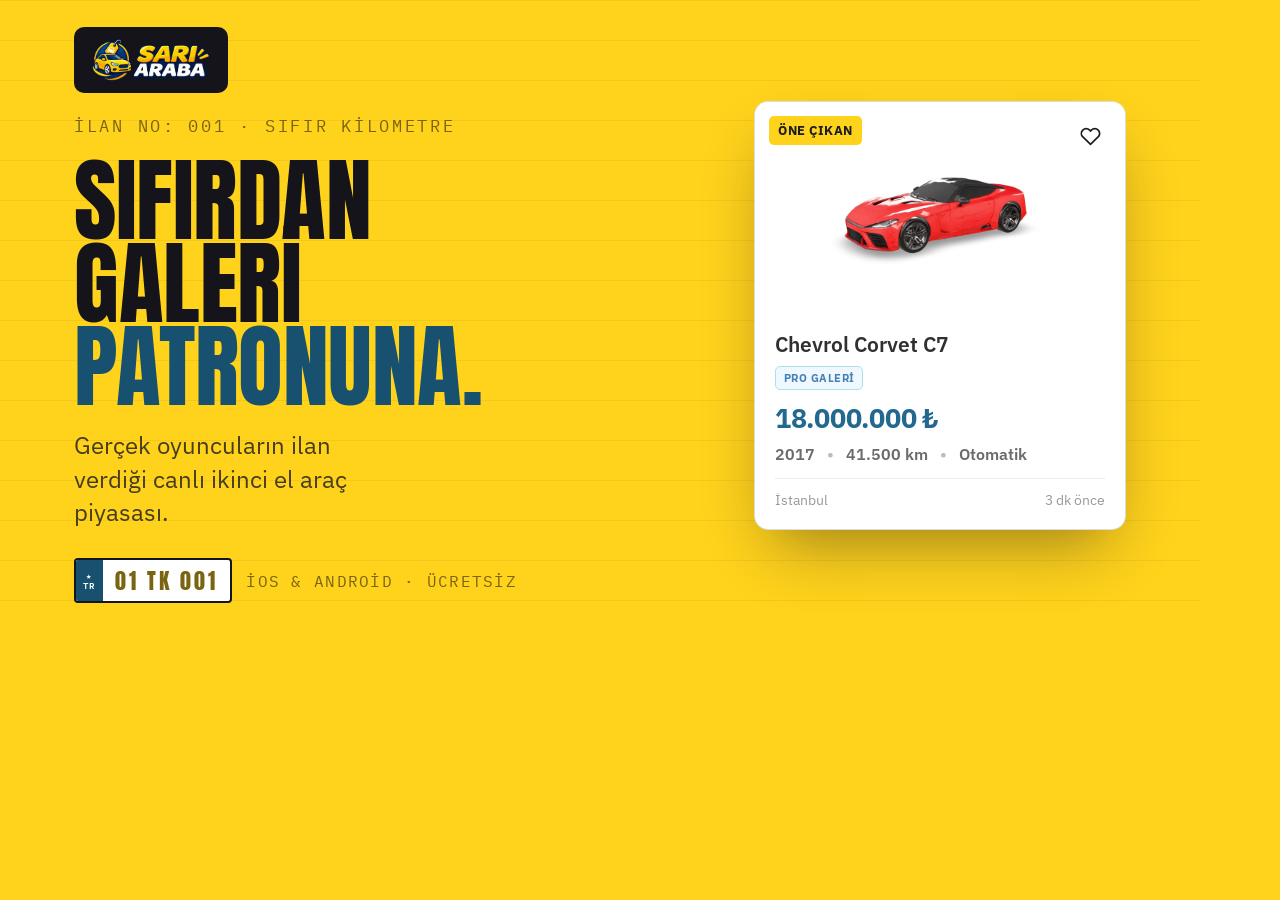
<file: og.html>
<!doctype html>
<html lang="tr">
<head>
<meta charset="utf-8">
<!-- Sosyal paylaşım görseli kaynağı (1200x630). Headless Chrome ile
     assets/og-cover.png olarak render edilir; sitede yayınlanmaz. -->
<link rel="preconnect" href="https://fonts.googleapis.com">
<link rel="preconnect" href="https://fonts.gstatic.com" crossorigin>
<link rel="stylesheet" href="https://fonts.googleapis.com/css2?family=Anton&family=IBM+Plex+Mono:wght@500;600&family=IBM+Plex+Sans:wght@400;500;600;700&display=swap">
<style>
  * { box-sizing: border-box; margin: 0; }
  html, body { width: 1200px; height: 630px; overflow: hidden; }
  body {
    background: #FFD21C;
    font-family: "IBM Plex Sans", system-ui, sans-serif;
    color: #14141a;
    position: relative;
  }
  body::before {
    content: ""; position: absolute; inset: 0;
    background-image: linear-gradient(rgba(20,20,26,0.05) 1px, transparent 1px);
    background-size: 100% 40px;
  }
  .wrap { position: relative; height: 100%; display: flex; align-items: center; gap: 56px; padding: 0 74px; }
  .left { flex: 1; display: flex; flex-direction: column; align-items: flex-start; gap: 22px; }
  .brand { background: #14141a; padding: 12px 18px; border-radius: 10px; }
  .brand img { height: 42px; display: block; }
  .tag { font-family: "IBM Plex Mono", monospace; font-size: 17px; letter-spacing: 0.16em; text-transform: uppercase; color: #7a6410; }
  h1 { font-family: Anton, sans-serif; font-weight: 400; text-transform: uppercase; line-height: 0.9; font-size: 92px; letter-spacing: -0.005em; }
  h1 em { font-style: normal; color: #17516f; }
  p { font-size: 24px; line-height: 1.4; color: #453c1c; max-width: 20ch; }
  .foot { display: flex; align-items: center; gap: 14px; margin-top: 6px; font-family: "IBM Plex Mono", monospace; font-size: 16px; letter-spacing: 0.08em; text-transform: uppercase; color: #7a6410; }
  .foot .plate { display: inline-flex; border: 2px solid #14141a; border-radius: 4px; overflow: hidden; background: #fff; }
  .foot .plate .eu { background: #17516f; color: #fff; display: flex; flex-direction: column; justify-content: center; align-items: center; padding: 5px 7px; font-family: "IBM Plex Mono", monospace; font-size: 9px; font-weight: 600; line-height: 1.1; }
  .foot .plate .no { padding: 4px 12px; font-family: Anton, sans-serif; font-size: 22px; letter-spacing: 0.14em; display: flex; align-items: center; }

  /* Sağda: uygulamanın ilan kartı */
  .card { width: 372px; background: #fff; border: 1px solid #DCDCDC; border-radius: 14px; overflow: hidden; box-shadow: 0 30px 60px -20px rgba(20,20,26,0.45); flex: none; }
  .shot { position: relative; height: 210px; background: #fff; }
  .shot img { width: 100%; height: 100%; object-fit: cover; display: block; }
  .badge { position: absolute; left: 14px; top: 14px; background: #FFD21C; color: #1D1D1D; font-size: 13px; font-weight: 800; letter-spacing: 0.04em; padding: 6px 9px; border-radius: 5px; }
  .fav { position: absolute; right: 14px; top: 14px; width: 42px; height: 42px; border-radius: 999px; background: rgba(255,255,255,0.9); display: grid; place-items: center; }
  .fav svg { width: 21px; height: 21px; }
  .body { padding: 18px 20px 20px; }
  .title { font-size: 21px; font-weight: 600; color: #303030; }
  .pro { display: inline-block; margin-top: 8px; background: #F0F8FF; border: 1px solid #B0E0E6; color: #4682B4; font-size: 11px; font-weight: 800; letter-spacing: 0.04em; padding: 4px 8px; border-radius: 5px; }
  .price { margin-top: 10px; color: #23688F; font-size: 27px; font-weight: 700; letter-spacing: -0.01em; }
  .facts { margin-top: 9px; font-size: 16px; font-weight: 600; color: #6B6B6B; }
  .facts i { color: #bdbdbd; font-style: normal; padding: 0 8px; }
  .cfoot { margin-top: 14px; padding-top: 12px; border-top: 1px solid #ECECEC; display: flex; justify-content: space-between; font-size: 14px; color: #999; }
</style>
</head>
<body>
  <div class="wrap">
    <div class="left">
      <span class="brand"><img src="assets/logo.png" alt="Sarı Araba"></span>
      <span class="tag">İlan No: 001 · Sıfır kilometre</span>
      <h1>Sıfırdan<br>galeri<br><em>patronuna.</em></h1>
      <p>Gerçek oyuncuların ilan verdiği canlı ikinci el araç piyasası.</p>
      <div class="foot">
        <span class="plate"><span class="eu"><span>★</span><span>TR</span></span><span class="no">01 TK 001</span></span>
        <span>iOS &amp; Android · Ücretsiz</span>
      </div>
    </div>
    <div class="card">
      <div class="shot">
        <img src="assets/models/photos/corvette-c7.jpg" alt="">
        <span class="badge">ÖNE ÇIKAN</span>
        <span class="fav"><svg viewBox="0 0 24 24" fill="none" stroke="#1D1D1D" stroke-width="2"><path d="M20.8 4.6a5.5 5.5 0 0 0-7.8 0L12 5.6l-1-1a5.5 5.5 0 1 0-7.8 7.8l1 1L12 21l7.8-7.6 1-1a5.5 5.5 0 0 0 0-7.8z"/></svg></span>
      </div>
      <div class="body">
        <div class="title">Chevrol Corvet C7</div>
        <span class="pro">PRO GALERİ</span>
        <div class="price">18.000.000 ₺</div>
        <div class="facts">2017 <i>•</i> 41.500 km <i>•</i> Otomatik</div>
        <div class="cfoot"><span>İstanbul</span><span>3 dk önce</span></div>
      </div>
    </div>
  </div>
</body>
</html>
</file>
<file: assets/site.css>
/* ===========================================================================
   Sarı Araba — tanıtım sitesi
   Marka renkleri ve köşe yarıçapları uygulamanın kendi tasarım sisteminden
   gelir (constants/theme.ts). Sayfa, oyunun kendi dilini konuşur: ilan
   kartları, plaka, piyasa şeridi ve ekspertiz şeması.
   =========================================================================== */

:root {
  /* Nötrler sarıya doğru hafifçe kaydırılmış — düz gri değil, kağıt tonu. */
  --ground: #f4f2ec;
  --surface: #ffffff;
  --surface-alt: #faf8f3;
  --ink: #14141a;
  --ink-soft: #2b2b33;
  --body: #3c3b35;
  --muted: #6d6b63;
  --faint: #97948b;
  --line: #dedad0;
  --line-strong: #c3bfb2;

  --sari: #ffd21c;
  --sari-deep: #d8a900;
  --mavi: #23688f;
  --mavi-deep: #17516f;
  --yesil: #17815e;
  --turuncu: #d98324;
  --kirmizi: #cf4444;

  --r-sm: 3px;
  --r-md: 6px;
  --r-lg: 10px;

  --step--2: 0.72rem;
  --step--1: clamp(0.78rem, 0.76rem + 0.1vw, 0.85rem);
  --step-0: clamp(1rem, 0.97rem + 0.15vw, 1.08rem);
  --step-1: clamp(1.18rem, 1.1rem + 0.4vw, 1.4rem);
  --step-2: clamp(1.5rem, 1.3rem + 1vw, 2.1rem);
  --step-3: clamp(2.1rem, 1.6rem + 2.4vw, 3.4rem);
  --step-4: clamp(2.9rem, 1.9rem + 4.6vw, 6rem);

  --shell: 1120px;
  --pad: clamp(1.15rem, 4vw, 2.5rem);

  /* Sahne renkleri temaya göre DEĞİŞMEZ: üst şerit, piyasa şeridi ve ekspertiz
     bölümü her iki temada da koyu kalır. Marka logosu sarı harflerle koyu zemin
     için çizilmiştir ve ekspertiz şeması koyu zeminde okunacak şekilde ayarlıdır. */
  --stage: #14141a;
  --stage-2: #1b1b22;
  --stage-line: #2e2e37;
  --stage-text: #c9c5bb;
  --stage-text-strong: #f0ede5;
  --stage-text-dim: #8b8880;
}

@media (prefers-color-scheme: dark) {
  :root:not([data-theme="light"]) {
    --ground: #101216;
    --surface: #181b21;
    --surface-alt: #14171c;
    --ink: #f0ede5;
    --ink-soft: #d6d2c8;
    --body: #c5c2b9;
    --muted: #918e86;
    --faint: #6f6c65;
    --line: #282c34;
    --line-strong: #3a3f49;
    --sari: #ffd21c;
    --sari-deep: #f5c500;
    --mavi: #57a3cd;
    --mavi-deep: #3585b1;
    --yesil: #45c095;
    --turuncu: #e8a049;
    --kirmizi: #e46a6a;
  }
}

:root[data-theme="dark"] {
  --ground: #101216;
  --surface: #181b21;
  --surface-alt: #14171c;
  --ink: #f0ede5;
  --ink-soft: #d6d2c8;
  --body: #c5c2b9;
  --muted: #918e86;
  --faint: #6f6c65;
  --line: #282c34;
  --line-strong: #3a3f49;
  --sari: #ffd21c;
  --sari-deep: #f5c500;
  --mavi: #57a3cd;
  --mavi-deep: #3585b1;
  --yesil: #45c095;
  --turuncu: #e8a049;
  --kirmizi: #e46a6a;
}

* { box-sizing: border-box; }

html {
  -webkit-text-size-adjust: 100%;
  scroll-behavior: smooth;
  scroll-padding-top: 5rem;
}
@media (prefers-reduced-motion: reduce) { html { scroll-behavior: auto; } }

body {
  margin: 0;
  background: var(--ground);
  color: var(--body);
  font-family: "IBM Plex Sans", ui-sans-serif, system-ui, -apple-system, "Segoe UI", sans-serif;
  font-size: var(--step-0);
  line-height: 1.62;
  -webkit-font-smoothing: antialiased;
  overflow-x: hidden;
}

h1, h2, h3 { margin: 0; color: var(--ink); text-wrap: balance; }
p { margin: 0; }
img { max-width: 100%; display: block; }
ul { margin: 0; padding: 0; }

/* Anton yalnızca büyük başlıklarda: dar, yüksek kontrastlı, ilan afişi karakteri. */
.display {
  font-family: Anton, "Archivo Black", ui-sans-serif, system-ui, sans-serif;
  font-weight: 400;
  line-height: 0.92;
  letter-spacing: -0.005em;
  text-transform: uppercase;
}

a { color: var(--mavi); text-underline-offset: 3px; text-decoration-thickness: 1px; }
a:hover { color: var(--mavi-deep); }

:focus-visible { outline: 3px solid var(--mavi); outline-offset: 3px; border-radius: var(--r-sm); }

.shell { width: min(100% - calc(var(--pad) * 2), var(--shell)); margin-inline: auto; }

.mono {
  font-family: "IBM Plex Mono", ui-monospace, SFMono-Regular, monospace;
  font-variant-numeric: tabular-nums;
}

.tag {
  font-family: "IBM Plex Mono", ui-monospace, monospace;
  font-size: var(--step--1);
  font-weight: 500;
  letter-spacing: 0.16em;
  text-transform: uppercase;
  color: var(--muted);
}

/* ——————————————————————— Üst şerit ——————————————————————— */
/* Logo sarı harflerle koyu zemin için çizilmiş; şerit her iki temada koyu kalır. */
.topbar {
  position: sticky;
  top: 0;
  z-index: 40;
  background: rgba(20, 20, 26, 0.94); /* sabit koyu: logo sarı harfli */
  backdrop-filter: blur(12px);
  border-bottom: 1px solid rgba(255, 210, 28, 0.22);
}
.topbar-inner {
  display: flex;
  align-items: center;
  justify-content: space-between;
  gap: 1rem;
  padding-block: 0.65rem;
}
.topbar img { height: 32px; width: auto; }
.topbar nav { display: flex; gap: 1.4rem; align-items: center; font-size: 0.9rem; font-weight: 500; }
.topbar nav a { color: #cfccc3; text-decoration: none; }
.topbar nav a:hover { color: var(--sari); }
@media (max-width: 700px) { .topbar nav .hide-sm { display: none; } }

/* ——————————————————————— Hero ——————————————————————— */
.hero {
  position: relative;
  background: var(--sari);
  padding-block: clamp(2.75rem, 7vw, 5.5rem);
  overflow: hidden;
}
/* Zemin dokusu: ilan sayfası kılavuz çizgileri. */
.hero::before {
  content: "";
  position: absolute;
  inset: 0;
  background-image: linear-gradient(rgba(20, 20, 26, 0.05) 1px, transparent 1px);
  background-size: 100% 2.25rem;
  pointer-events: none;
}
.hero .shell { position: relative; display: grid; gap: clamp(2.25rem, 5vw, 4rem); }
@media (min-width: 940px) { .hero .shell { grid-template-columns: 1.1fr 0.9fr; align-items: center; } }

.hero-copy { display: flex; flex-direction: column; align-items: flex-start; gap: 1.25rem; }
.hero .tag { color: #7a6410; }
.hero h1 { color: #14141a; font-size: var(--step-4); }
.hero h1 em { font-style: normal; color: var(--mavi-deep); }
.hero .lede { color: #453c1c; font-size: var(--step-1); max-width: 36ch; line-height: 1.5; }

.plate {
  display: inline-flex;
  border: 2px solid #14141a;
  border-radius: var(--r-sm);
  background: #fff;
  overflow: hidden;
  box-shadow: 3px 3px 0 rgba(20, 20, 26, 0.3);
}
.plate .eu {
  background: var(--mavi-deep);
  color: #fff;
  display: flex;
  flex-direction: column;
  justify-content: center;
  align-items: center;
  padding: 0.35rem 0.5rem;
  font-family: "IBM Plex Mono", monospace;
  font-size: 0.6rem;
  font-weight: 600;
  letter-spacing: 0.06em;
  line-height: 1.1;
}
.plate .no {
  color: #14141a;
  padding: 0.35rem 0.9rem;
  font-family: Anton, sans-serif;
  font-size: 1.5rem;
  letter-spacing: 0.14em;
  display: flex;
  align-items: center;
}

/* Mağaza butonları */
.stores { display: flex; flex-wrap: wrap; gap: 0.7rem; }
.store {
  display: inline-flex;
  align-items: center;
  gap: 0.65rem;
  background: #14141a;
  color: #fff;
  border: 2px solid #14141a;
  border-radius: var(--r-md);
  padding: 0.6rem 1.1rem;
  text-decoration: none;
  min-width: 200px;
  transition: transform 0.16s ease, box-shadow 0.16s ease;
}
.store:hover { color: #fff; transform: translateY(-2px); box-shadow: 0 6px 0 rgba(20, 20, 26, 0.22); }
.store svg { flex: none; }
.store-copy { display: flex; flex-direction: column; line-height: 1.15; }
.store-copy small {
  font-family: "IBM Plex Mono", monospace;
  font-size: 0.58rem;
  letter-spacing: 0.12em;
  text-transform: uppercase;
  opacity: 0.7;
}
.store-copy strong { font-family: Anton, sans-serif; font-size: 1.05rem; font-weight: 400; letter-spacing: 0.02em; }
.store[aria-disabled="true"] {
  background: transparent;
  color: #14141a;
  border-style: dashed;
  border-color: rgba(20, 20, 26, 0.4);
  cursor: default;
}
.store[aria-disabled="true"]:hover { transform: none; box-shadow: none; color: #14141a; }
.hero .soon { font-family: "IBM Plex Mono", monospace; font-size: 0.7rem; letter-spacing: 0.12em; text-transform: uppercase; color: #7a6410; }
@media (prefers-reduced-motion: reduce) { .store { transition: none; } }

/* ——————————————————————— Telefon: uygulamanın birebir kopyası ———————————————————————
   Renkler, boşluklar ve kart düzeni uygulamanın kendi tasarım sisteminden gelir
   (constants/theme.ts): siyah üst bar + sarı çizgi, açık gri zemin (#F5F5F5),
   beyaz ilan kartları, mavi fiyat (#23688F), "ÖNE ÇIKAN" sarı rozet, alt sekme
   çubuğu. Bu blok her iki temada da SABİT açık kalır — telefon içinde uygulama
   kendi ışığında görünür. */
.phone-wrap { justify-self: center; display: flex; flex-direction: column; align-items: center; gap: 0.75rem; }
.phone-note {
  font-family: "IBM Plex Mono", monospace;
  font-size: 0.62rem;
  letter-spacing: 0.14em;
  text-transform: uppercase;
  color: #7a6410;
}
.phone {
  position: relative;
  width: min(100%, 300px);
  background: #0c0c10;
  border-radius: 40px;
  padding: 11px;
  box-shadow:
    inset 0 0 0 2px #2a2a30,
    0 30px 70px -20px rgba(20, 20, 26, 0.55);
}
.phone-island {
  position: absolute;
  top: 20px;
  left: 50%;
  transform: translateX(-50%);
  width: 84px;
  height: 22px;
  background: #0c0c10;
  border-radius: 999px;
  z-index: 5;
}
.app {
  background: #F5F5F5;
  border-radius: 30px;
  overflow: hidden;
  display: flex;
  flex-direction: column;
  height: 560px;
}

/* Üst bar — MarketHeader: siyah zemin, sarı alt çizgi */
.app-head {
  background: #000;
  border-bottom: 3px solid var(--sari);
  padding: 1.7rem 0.85rem 0.6rem;
  display: flex;
  align-items: center;
  justify-content: space-between;
}
.app-wordmark { height: 22px; width: auto; }
.app-actions { display: flex; align-items: center; gap: 0.65rem; color: #fff; }
.app-actions svg { width: 18px; height: 18px; }
.app-bell { position: relative; display: inline-flex; }
.app-dot {
  position: absolute;
  top: -5px; right: -5px;
  min-width: 13px; height: 13px;
  padding: 0 3px;
  border-radius: 999px;
  background: var(--kirmizi);
  border: 1.5px solid #000;
  color: #fff;
  font-family: "IBM Plex Mono", monospace;
  font-size: 0.5rem;
  font-style: normal;
  font-weight: 600;
  display: grid;
  place-items: center;
  line-height: 1;
}

/* Arama satırı */
.app-search { display: flex; align-items: center; gap: 0.4rem; padding: 0.6rem 0.7rem 0.5rem; }
.app-searchbox {
  flex: 1;
  display: flex;
  align-items: center;
  gap: 0.4rem;
  background: #fff;
  border: 1px solid #DCDCDC;
  border-radius: var(--r-md);
  padding: 0.5rem 0.6rem;
  font-size: 0.68rem;
  color: #999;
}
.app-searchbox svg { width: 13px; height: 13px; color: #999; flex: none; }
.app-filter {
  width: 34px; height: 32px;
  display: grid; place-items: center;
  background: #000; color: #fff;
  border-radius: var(--r-md);
}
.app-filter svg { width: 15px; height: 15px; }

/* Kategori çipleri */
.app-chips { display: flex; gap: 0.35rem; padding: 0 0.7rem 0.55rem; overflow: hidden; }
.app-chip {
  flex: none;
  font-size: 0.64rem;
  font-weight: 600;
  padding: 0.28rem 0.6rem;
  border-radius: 999px;
  background: #fff;
  border: 1px solid #DCDCDC;
  color: #6B6B6B;
  white-space: nowrap;
}
.app-chip.on { background: var(--sari); border-color: var(--sari-deep); color: #1D1D1D; }

/* İlan akışı */
.app-feed { flex: 1; overflow: hidden; position: relative; }
.app-feed::after {
  content: "";
  position: absolute;
  inset: auto 0 0 0;
  height: 40px;
  background: linear-gradient(transparent, #F5F5F5);
  pointer-events: none;
}
.app-feed-track {
  display: grid;
  gap: 0.6rem;
  padding: 0.15rem 0.7rem 0.7rem;
  animation: app-scroll 30s linear infinite;
}
@keyframes app-scroll { from { transform: translateY(0); } to { transform: translateY(-50%); } }

/* İlan kartı — ListingCard.tsx: kapak fotoğrafı, mavi fiyat, künye, alt satır */
.lc {
  background: #fff;
  border: 1px solid #DCDCDC;
  border-radius: var(--r-lg);
  overflow: hidden;
  box-shadow: 0 1px 3px rgba(17, 17, 17, 0.04);
}
.lc-shot {
  position: relative;
  height: 116px;
  background: #fff;
}
/* Oyunun 3B modellerinden render edilmiş stüdyo fotoğrafı (beyaz zemin) */
.lc-shot img { width: 100%; height: 100%; object-fit: cover; display: block; }
.lc-badge {
  position: absolute;
  left: 8px; top: 8px;
  background: var(--sari);
  color: #1D1D1D;
  font-size: 0.52rem;
  font-weight: 800;
  letter-spacing: 0.05em;
  padding: 0.24rem 0.4rem;
  border-radius: var(--r-sm);
}
.lc-fav {
  position: absolute;
  right: 8px; top: 8px;
  width: 30px; height: 30px;
  border: 0;
  border-radius: 999px;
  background: rgba(255, 255, 255, 0.88);
  color: #1D1D1D;
  display: grid;
  place-items: center;
  cursor: pointer;
}
.lc-fav svg { width: 15px; height: 15px; }
.lc-fav.on { color: var(--kirmizi); }
.lc-body { padding: 0.6rem 0.7rem 0.65rem; }
.lc-title { margin: 0; font-size: 0.78rem; font-weight: 600; color: #303030; }
.lc-pro {
  display: inline-block;
  margin-top: 0.28rem;
  background: #F0F8FF;
  border: 1px solid #B0E0E6;
  color: #4682B4;
  font-size: 0.48rem;
  font-weight: 800;
  letter-spacing: 0.04em;
  padding: 0.14rem 0.34rem;
  border-radius: 4px;
}
.lc-price {
  margin-top: 0.3rem;
  color: var(--mavi);
  font-size: 0.95rem;
  font-weight: 700;
  letter-spacing: -0.01em;
  font-variant-numeric: tabular-nums;
}
.lc-facts { margin-top: 0.3rem; font-size: 0.66rem; font-weight: 600; color: #6B6B6B; }
.lc-facts i { color: #bdbdbd; font-style: normal; padding: 0 0.28rem; }
.lc-foot {
  margin-top: 0.5rem;
  padding-top: 0.45rem;
  border-top: 1px solid #ECECEC;
  display: flex;
  justify-content: space-between;
  font-size: 0.62rem;
  color: #999;
}

/* Alt sekme çubuğu */
.app-tabs {
  display: grid;
  grid-template-columns: repeat(5, 1fr);
  background: #fff;
  border-top: 1px solid #DCDCDC;
  padding: 0.4rem 0.2rem 0.55rem;
}
.app-tab {
  display: flex;
  flex-direction: column;
  align-items: center;
  gap: 0.15rem;
  color: #9a9a9a;
  font-size: 0.52rem;
  font-weight: 600;
}
.app-tab svg { width: 19px; height: 19px; }
.app-tab.on { color: #000; }
.app-tab.sell i { color: #6B6B6B; }
.app-plus {
  width: 34px; height: 34px;
  margin-top: -12px;
  border-radius: 999px;
  background: var(--sari);
  border: 3px solid #fff;
  color: #1D1D1D;
  display: grid;
  place-items: center;
  box-shadow: 0 3px 8px rgba(20, 20, 26, 0.25);
}
.app-plus svg { width: 16px; height: 16px; }
@media (prefers-reduced-motion: reduce) {
  .app-feed-track { animation: none; }
}

/* ——————————————————————— Piyasa şeridi ——————————————————————— */
.ticker {
  background: var(--stage);
  border-block: 2px solid var(--sari);
  overflow: hidden;
  padding-block: 0.55rem;
}
.ticker-track {
  display: flex;
  gap: 2.5rem;
  width: max-content;
  animation: ticker 38s linear infinite;
  font-family: "IBM Plex Mono", monospace;
  font-size: 0.8rem;
  letter-spacing: 0.05em;
  color: #b9b5aa;
  white-space: nowrap;
  font-variant-numeric: tabular-nums;
}
@keyframes ticker { from { transform: translateX(0); } to { transform: translateX(-50%); } }
.ticker b { color: var(--stage-text-strong); font-weight: 600; }
.ticker .up { color: #3ddc9a; }
.ticker .down { color: #ff8a8a; }
@media (prefers-reduced-motion: reduce) {
  .ticker-track, .feed-track { animation: none; }
  .feed { height: auto; }
}

/* ——————————————————————— Bölümler ——————————————————————— */
section { padding-block: clamp(3.25rem, 8vw, 6rem); }
.section-head { display: flex; flex-direction: column; gap: 0.7rem; margin-bottom: clamp(1.75rem, 3.5vw, 2.75rem); max-width: 62ch; }
.section-head h2 { font-size: var(--step-3); }
.section-head p { color: var(--muted); }

.alt { background: var(--surface-alt); border-block: 1px solid var(--line); }

/* Ekspertiz: sayfanın kalbi, koyu sahne */
.dark-stage { background: var(--stage); color: var(--stage-text); }
.dark-stage h2 { color: #fff; }
.dark-stage .tag { color: var(--sari); }
.dark-stage .section-head p { color: #a5a199; }

.exp-grid { display: grid; gap: clamp(1.75rem, 4vw, 3rem); align-items: center; }
@media (min-width: 900px) { .exp-grid { grid-template-columns: 1.05fr 0.95fr; } }

/* Ekspertiz sahnesi: gerçek 3B araç modeli */
.stage-viewer {
  position: relative;
  background:
    radial-gradient(120% 90% at 50% 15%, #23232d 0%, var(--stage-2) 55%, #101015 100%);
  border: 1px solid var(--stage-line);
  border-radius: var(--r-lg);
  padding: clamp(0.75rem, 2vw, 1.1rem);
  overflow: hidden;
}
.stage-viewer::before {
  content: "";
  position: absolute;
  inset: 0;
  background-image:
    linear-gradient(rgba(255, 210, 28, 0.05) 1px, transparent 1px),
    linear-gradient(90deg, rgba(255, 210, 28, 0.05) 1px, transparent 1px);
  background-size: 2.25rem 2.25rem;
  pointer-events: none;
}
.car-viewer {
  position: relative;
  z-index: 1;
  width: 100%;
  aspect-ratio: 4 / 3;
  min-height: 300px;
  background: transparent;
  --poster-color: transparent;
  border-radius: var(--r-md);
}
.viewer-badge {
  position: absolute;
  top: clamp(1rem, 2.5vw, 1.5rem);
  left: clamp(1rem, 2.5vw, 1.5rem);
  z-index: 2;
  display: inline-flex;
  align-items: center;
  gap: 0.4rem;
  background: rgba(20, 20, 26, 0.72);
  backdrop-filter: blur(6px);
  border: 1px solid var(--stage-line);
  border-radius: 999px;
  padding: 0.3rem 0.7rem;
  font-family: "IBM Plex Mono", monospace;
  font-size: 0.6rem;
  letter-spacing: 0.1em;
  text-transform: uppercase;
  color: var(--stage-text);
  pointer-events: none;
}
.viewer-badge .dot { width: 6px; height: 6px; background: var(--sari); }
.viewer-caption {
  position: relative;
  z-index: 1;
  display: block;
  text-align: center;
  margin-top: 0.4rem;
  font-family: "IBM Plex Mono", monospace;
  font-size: 0.66rem;
  letter-spacing: 0.06em;
  color: var(--stage-text-dim);
}

.exp-readout { display: grid; gap: 0.9rem; }
.readout-row {
  display: flex;
  justify-content: space-between;
  gap: 1rem;
  padding-bottom: 0.75rem;
  border-bottom: 1px solid var(--stage-line);
  font-family: "IBM Plex Mono", monospace;
  font-size: 0.85rem;
  font-variant-numeric: tabular-nums;
}
.readout-row span:first-child { color: var(--stage-text-dim); letter-spacing: 0.06em; text-transform: uppercase; font-size: 0.72rem; }
.readout-row span:last-child { color: var(--stage-text-strong); font-weight: 600; }
.readout-row.hit span:last-child { color: var(--sari); }
.exp-note { color: #a5a199; font-size: 0.95rem; margin-top: 0.5rem; }
#part-name { color: var(--sari); font-weight: 600; }

/* Adımlar */
.steps { display: grid; gap: 1px; background: var(--line); border: 1px solid var(--line); border-radius: var(--r-lg); overflow: hidden; }
@media (min-width: 780px) { .steps { grid-template-columns: repeat(2, 1fr); } }
.step { background: var(--surface); padding: clamp(1.4rem, 3vw, 2rem); display: grid; gap: 0.5rem; align-content: start; }
.step-no {
  font-family: Anton, sans-serif;
  font-size: 1.05rem;
  color: #14141a;
  background: var(--sari);
  width: 2.1rem;
  height: 2.1rem;
  display: grid;
  place-items: center;
  border-radius: var(--r-sm);
}
.step h3 { font-size: var(--step-1); }
.step p { color: var(--muted); font-size: 0.96rem; }

/* Özellik tablosu */
.spec { background: var(--surface); border: 1px solid var(--line); border-radius: var(--r-lg); overflow: hidden; }
.spec-row { display: grid; gap: 0.3rem; padding: 1.2rem var(--pad); border-top: 1px solid var(--line); }
.spec-row:first-child { border-top: 0; }
@media (min-width: 760px) { .spec-row { grid-template-columns: 210px 1fr; gap: 1.75rem; align-items: start; } }
.spec-row dt {
  font-family: "IBM Plex Mono", monospace;
  font-size: var(--step--1);
  letter-spacing: 0.12em;
  text-transform: uppercase;
  color: var(--muted);
  padding-top: 0.25rem;
}
.spec-row dd { margin: 0; color: var(--muted); }
.spec-row dd strong { display: block; font-family: Anton, sans-serif; font-weight: 400; letter-spacing: 0.01em; color: var(--ink); font-size: var(--step-1); margin-bottom: 0.3rem; }

/* İndirme şeridi */
.band {
  background: var(--sari);
  border: 2px solid var(--stage);
  border-radius: var(--r-lg);
  padding: clamp(1.75rem, 4.5vw, 3rem);
  display: grid;
  gap: 1.5rem;
  align-items: center;
}
@media (min-width: 860px) { .band { grid-template-columns: 1.15fr auto; } }
.band h2 { color: #14141a; font-size: var(--step-2); }
.band p { color: #453c1c; max-width: 46ch; margin-top: 0.5rem; }
.band .store { background: var(--stage); color: #fff; border-color: var(--stage); }
.band .store[aria-disabled="true"] { background: transparent; color: #14141a; border-color: rgba(20, 20, 26, 0.4); }

/* SSS */
details { background: var(--surface); border: 1px solid var(--line); border-radius: var(--r-md); padding: 1.05rem 1.2rem; }
details + details { margin-top: 0.55rem; }
summary {
  cursor: pointer;
  font-weight: 600;
  color: var(--ink);
  font-size: 1.02rem;
  list-style: none;
  display: flex;
  justify-content: space-between;
  gap: 1rem;
  align-items: center;
}
summary::-webkit-details-marker { display: none; }
summary::after { content: "+"; font-family: "IBM Plex Mono", monospace; font-size: 1.25rem; color: var(--muted); line-height: 1; }
details[open] summary::after { content: "\2212"; }
details p { margin-top: 0.75rem; color: var(--muted); font-size: 0.96rem; }

/* Footer */
footer { border-top: 1px solid var(--line); background: var(--surface-alt); padding-block: 2.75rem; }
.foot-grid { display: grid; gap: 1.9rem; }
@media (min-width: 740px) { .foot-grid { grid-template-columns: 1.5fr 1fr 1fr; } }
.foot-brand { display: inline-block; background: #14141a; padding: 0.5rem 0.7rem; border-radius: var(--r-md); margin-bottom: 0.85rem; }
.foot-brand img { height: 28px; width: auto; }
.foot-social { display: flex; flex-wrap: wrap; gap: 1.1rem; margin-top: 1rem; }
.foot-social a {
  display: inline-flex;
  align-items: center;
  gap: 0.45rem;
  color: var(--body);
  text-decoration: none;
  font-family: "IBM Plex Mono", monospace;
  font-size: 0.82rem;
}
.foot-social a:hover { color: var(--mavi); }
.foot-social svg { flex: none; }
footer h4 {
  font-family: "IBM Plex Mono", monospace;
  font-size: 0.72rem;
  letter-spacing: 0.14em;
  text-transform: uppercase;
  color: var(--muted);
  font-weight: 500;
  margin: 0 0 0.65rem;
}
footer ul { list-style: none; display: grid; gap: 0.45rem; font-size: 0.93rem; }
footer a { color: var(--body); text-decoration: none; }
footer a:hover { color: var(--mavi); text-decoration: underline; }
.foot-note {
  margin-top: 2.25rem;
  padding-top: 1.25rem;
  border-top: 1px solid var(--line);
  font-size: 0.8rem;
  color: var(--faint);
  display: flex;
  flex-wrap: wrap;
  gap: 0.5rem 1.5rem;
  justify-content: space-between;
}

/* Yasal / içerik sayfaları */
.doc { background: var(--surface); border: 1px solid var(--line); border-radius: var(--r-lg); padding: clamp(1.5rem, 4vw, 3rem); }
.doc h1 { font-size: var(--step-3); margin-bottom: 0.4rem; }
.doc .updated { font-family: "IBM Plex Mono", monospace; font-size: var(--step--1); color: var(--muted); margin-bottom: 2rem; }
.doc h2 { font-size: var(--step-1); margin-top: 2.25rem; margin-bottom: 0.6rem; padding-top: 1.25rem; border-top: 1px solid var(--line); }
.doc h2:first-of-type { border-top: 0; padding-top: 0; margin-top: 1.5rem; }
.doc p { margin-bottom: 0.9rem; max-width: 72ch; }
.doc ul { max-width: 72ch; padding-left: 1.2rem; list-style: disc; }
.doc li { margin-bottom: 0.5rem; }
.notice {
  border-left: 4px solid var(--sari);
  background: color-mix(in srgb, var(--sari) 13%, transparent);
  padding: 1rem 1.2rem;
  border-radius: 0 var(--r-md) var(--r-md) 0;
  margin-bottom: 1.5rem;
}
.notice strong { color: var(--ink); }
.back {
  display: inline-flex;
  align-items: center;
  gap: 0.4rem;
  font-family: "IBM Plex Mono", monospace;
  font-size: var(--step--1);
  letter-spacing: 0.08em;
  text-transform: uppercase;
  text-decoration: none;
  margin-bottom: 1.5rem;
}

/* Scroll ile beliriş */
.reveal { opacity: 0; transform: translateY(16px); transition: opacity 0.55s ease, transform 0.55s ease; }
.reveal.in { opacity: 1; transform: none; }
@media (prefers-reduced-motion: reduce) { .reveal { opacity: 1; transform: none; transition: none; } }
</file>
